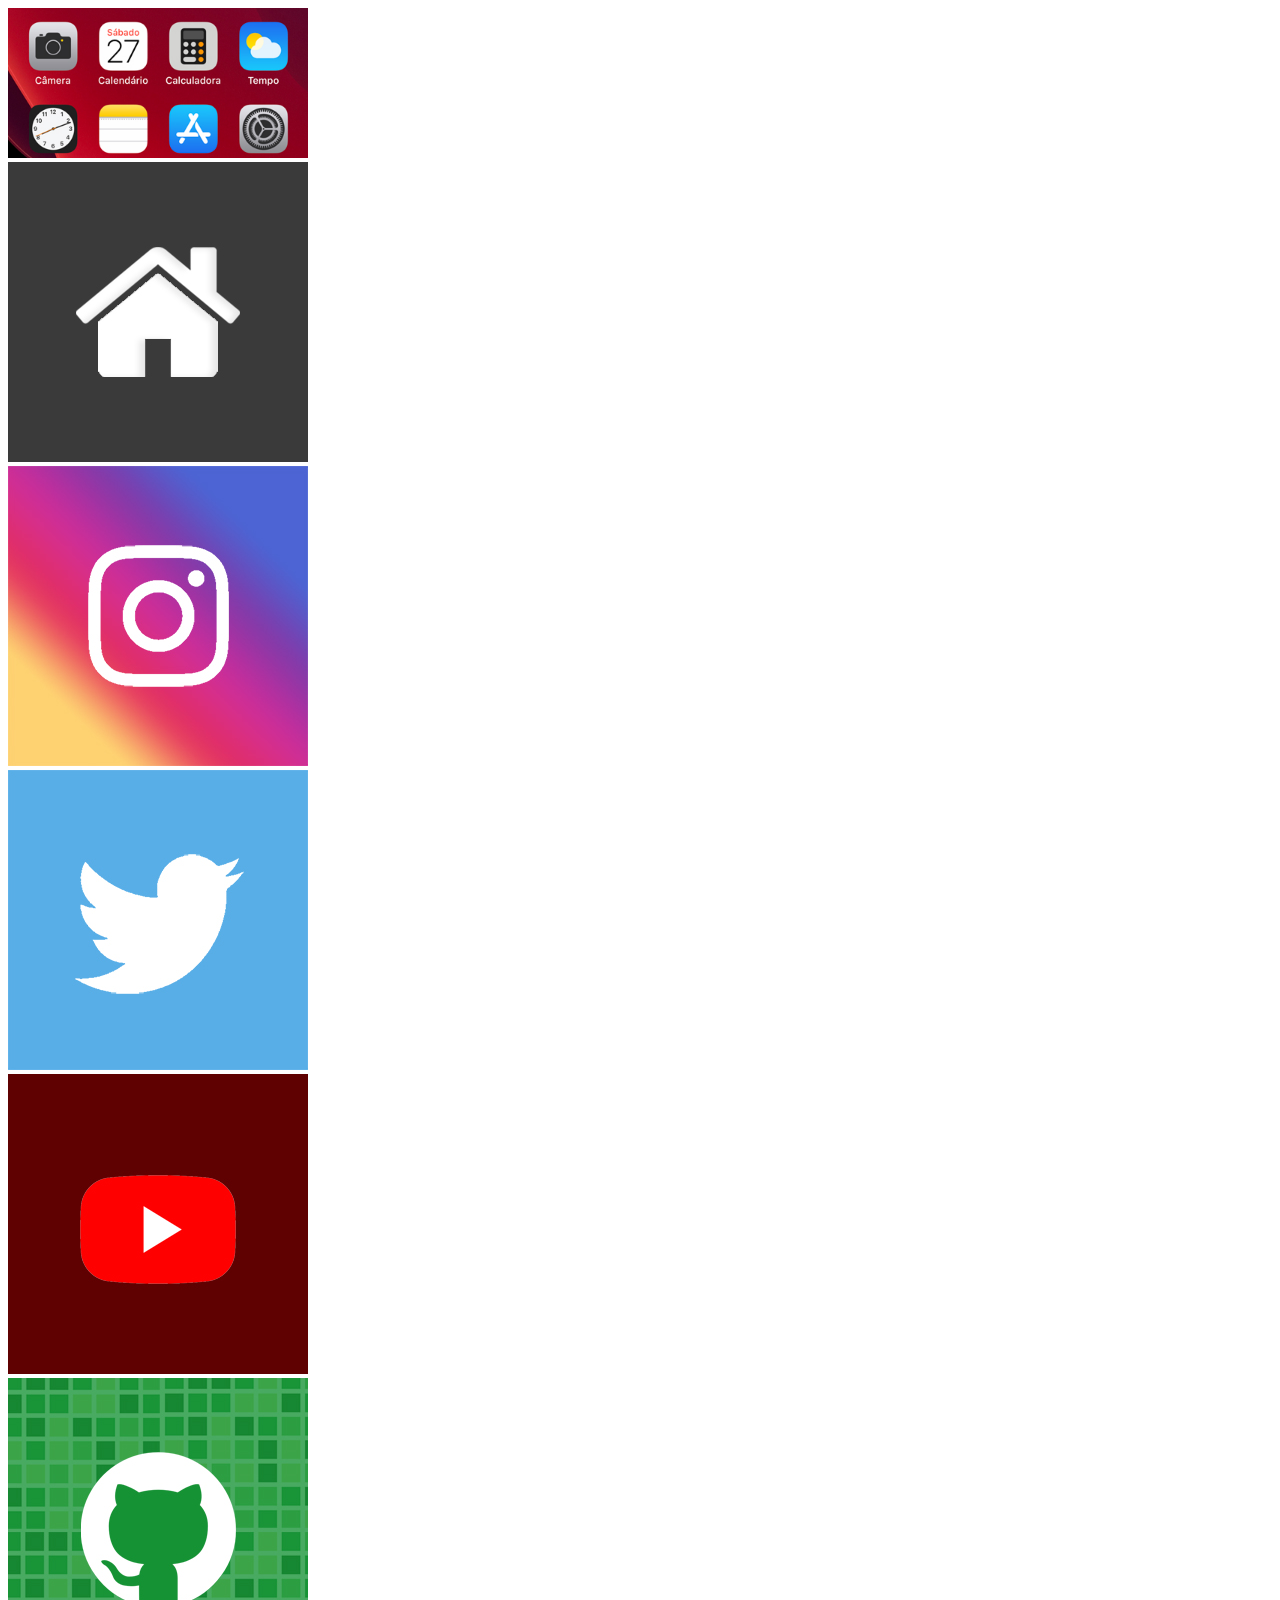
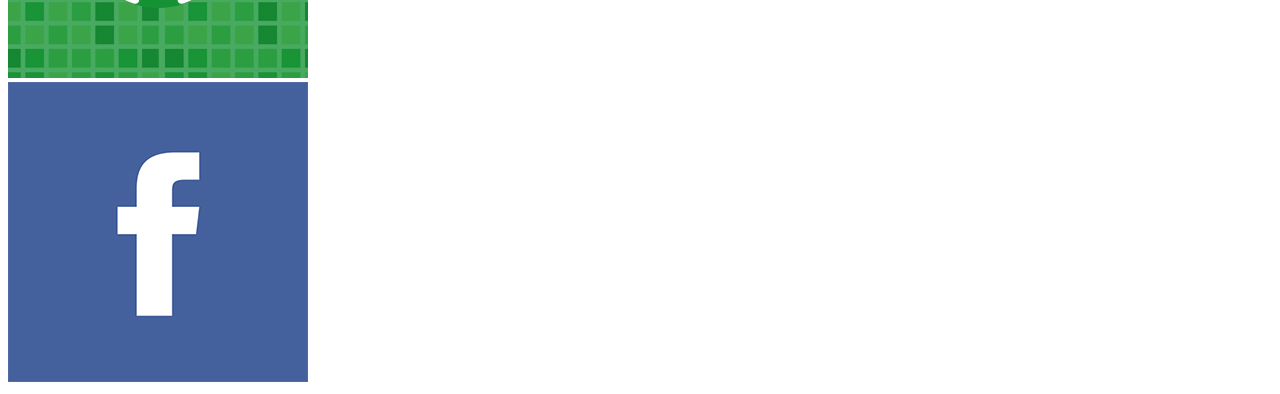
<file: index.html>
<!DOCTYPE html>
<html lang="pt-br">

<head>
    <meta charset="UTF-8">
    <meta name="viewport" content="width=device-width, initial-scale=1.0">
    <title>Projeto Redes Sociais</title>
    <link rel="shortcut icon" href="favicon.ico" type="image/x-icon">
    <link rel="stylesheet" href="estilos/style.css">
</head>

<body>
    <main>
        <section id="telefone">
            <iframe src="home.html" frameborder="0" id="tela" name="tela">Seu navegador não é compativel com isso.</iframe>
        </section>
        <section id="redes-sociais">
            <a href="home.html" target="tela"><img src="imagens/logo-home.jpg" alt="Home"></a> <br>

             <a href="instagram.html" target="tela"> <img src="imagens/logo-instagram.jpg" alt="Instagram"></a> <br>

              <a href="twitter.html" target="tela"> <img src="imagens/logo-twitter.jpg" alt="Twitter"></a> <br>

               <a href="youtube.html" target="tela"> <img src="imagens/logo-youtube.jpg" alt="Youtube"></a> <br>

                <a href="github.html" target="tela"> <img src="imagens/logo-github.jpg" alt="Github"></a> <br>

                 <a href="facebook.html" target="tela" br
                 > <img src="imagens/logo-facebook.jpg" alt="Facebook"></a> <br>


        </section>
    </main>

</body>

</html>
</file>
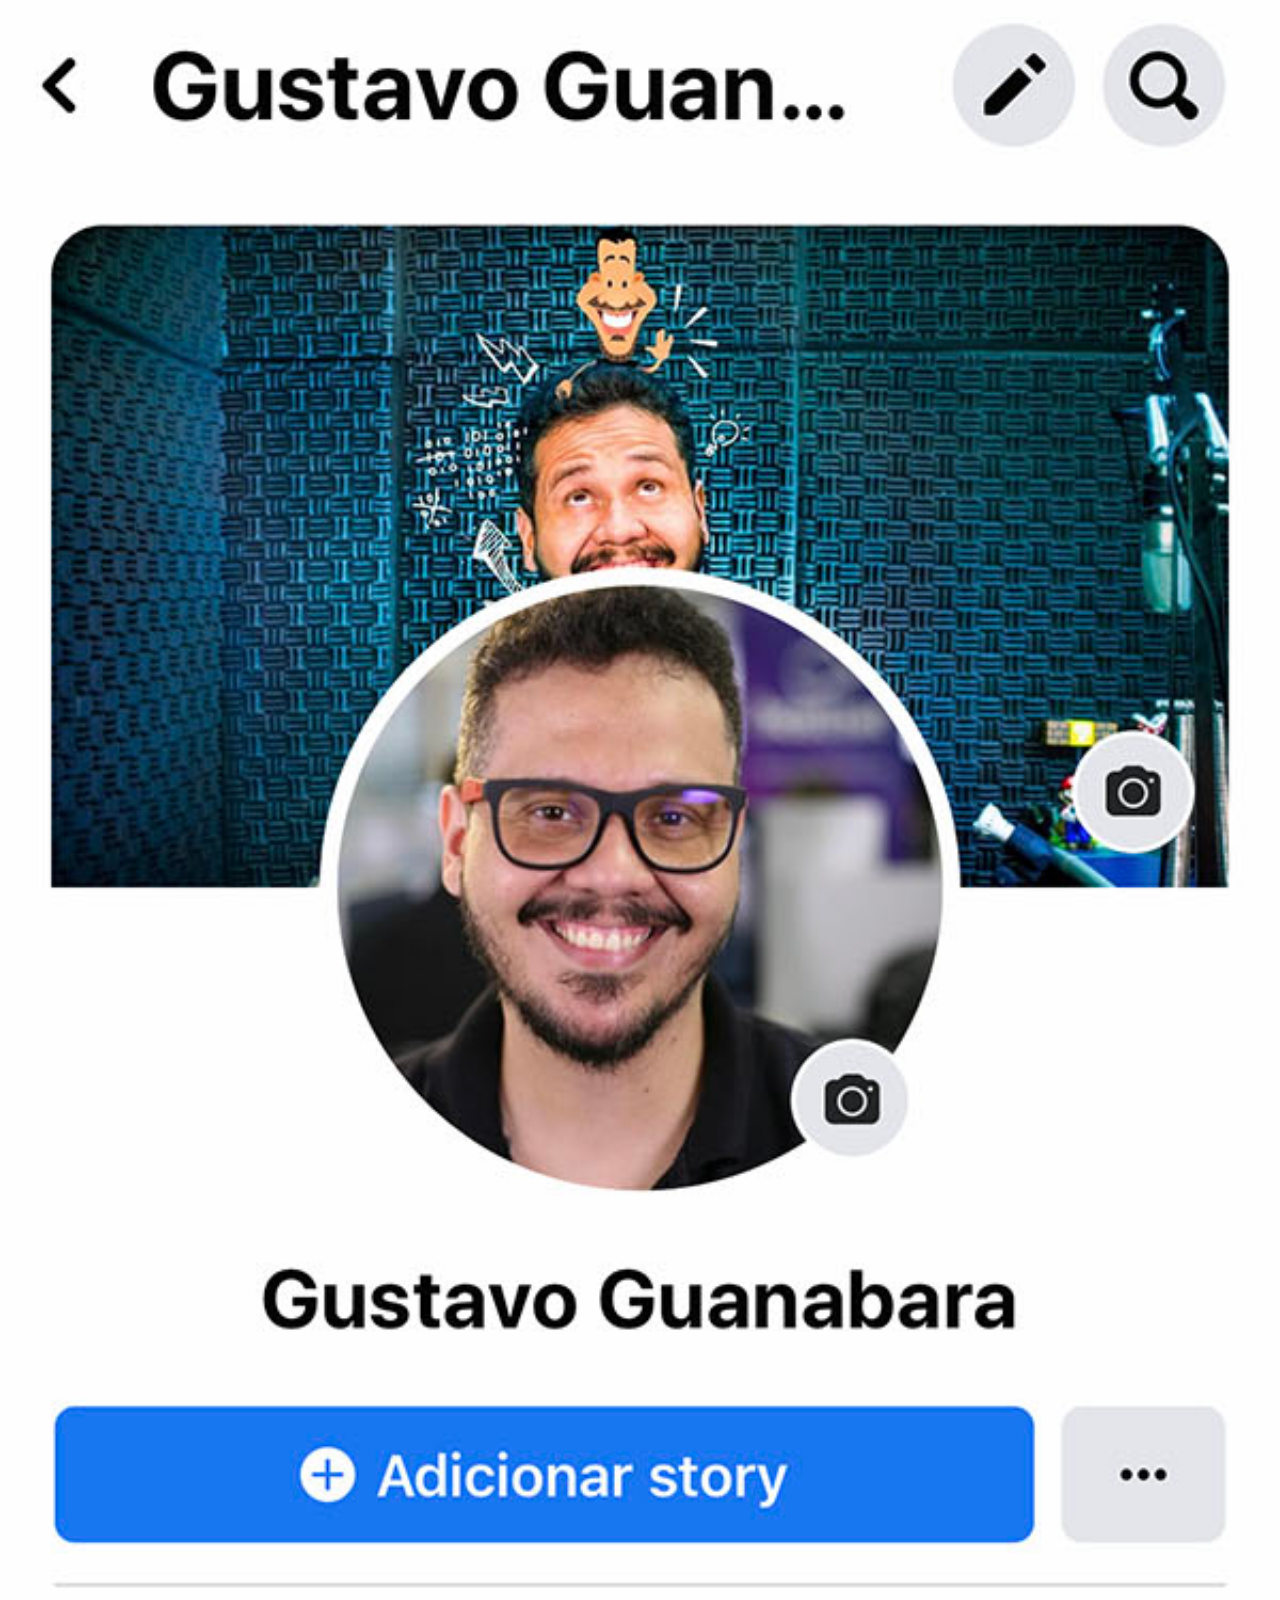
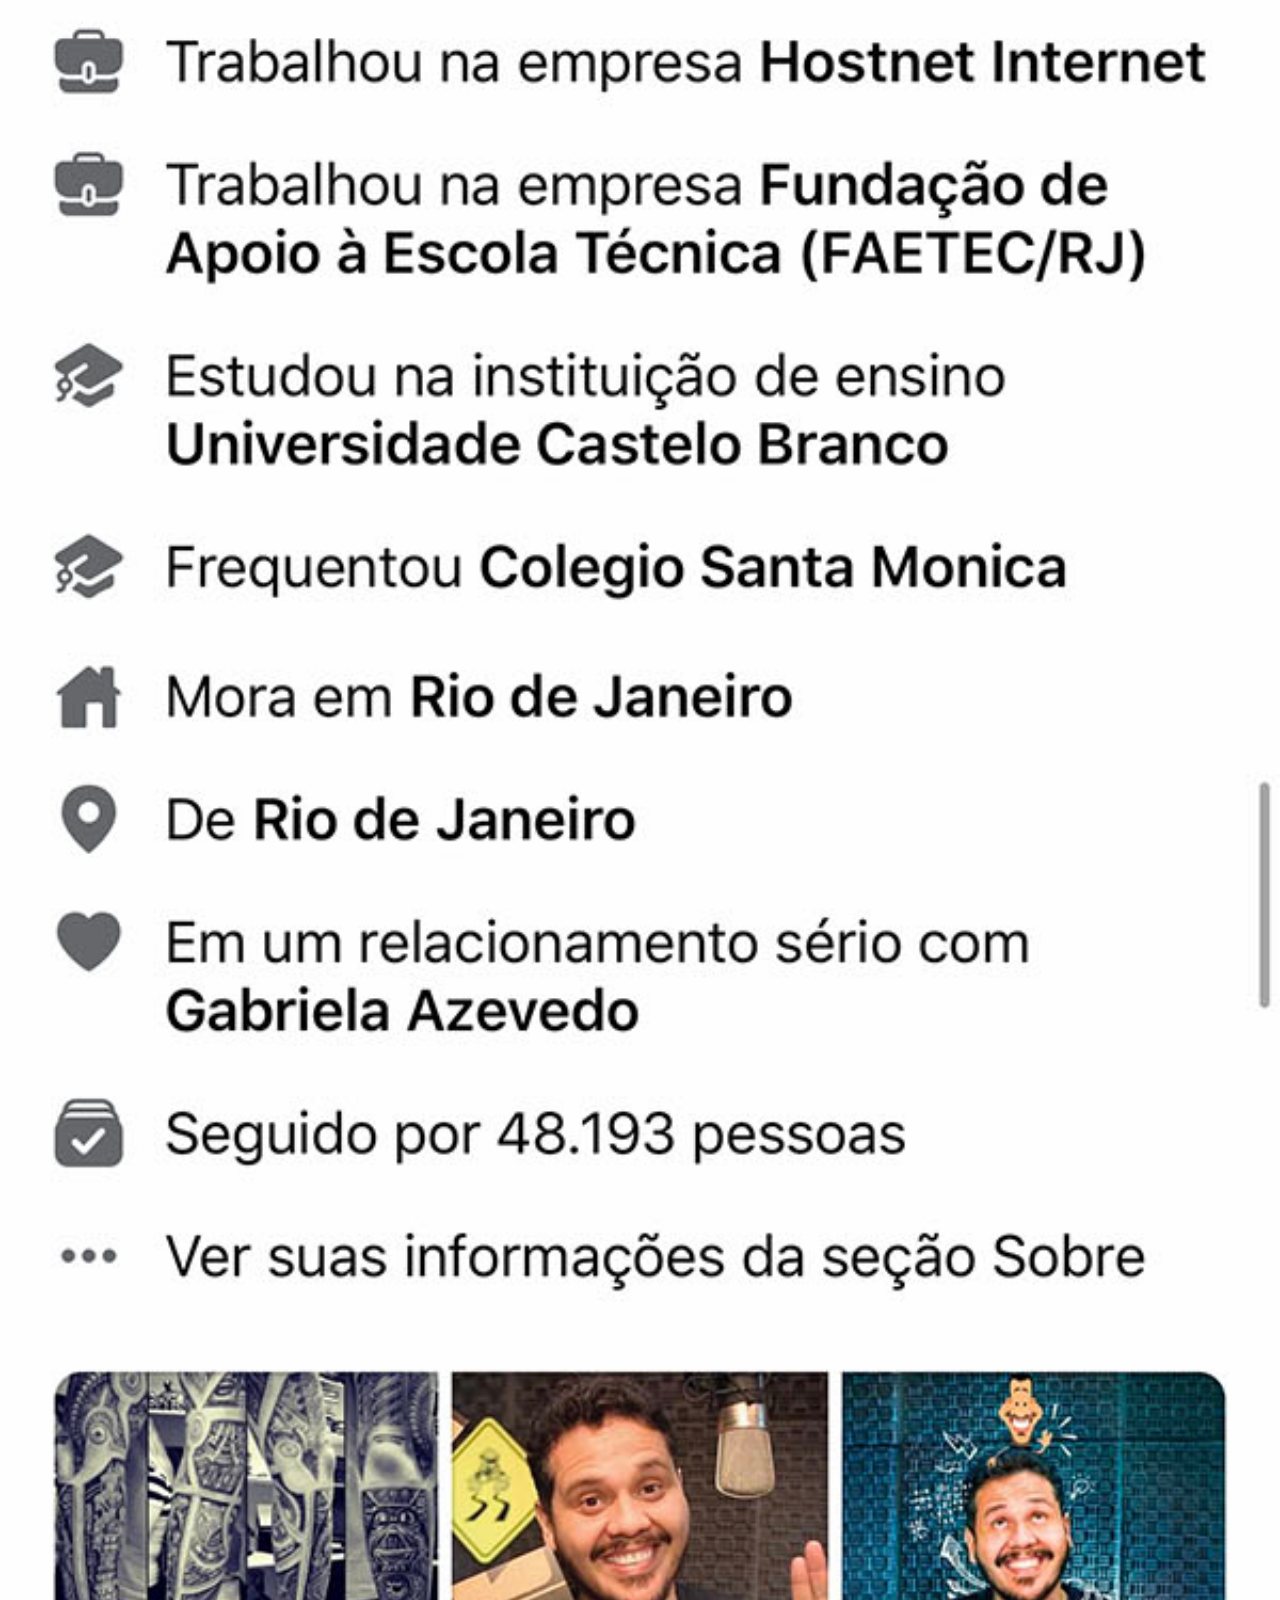
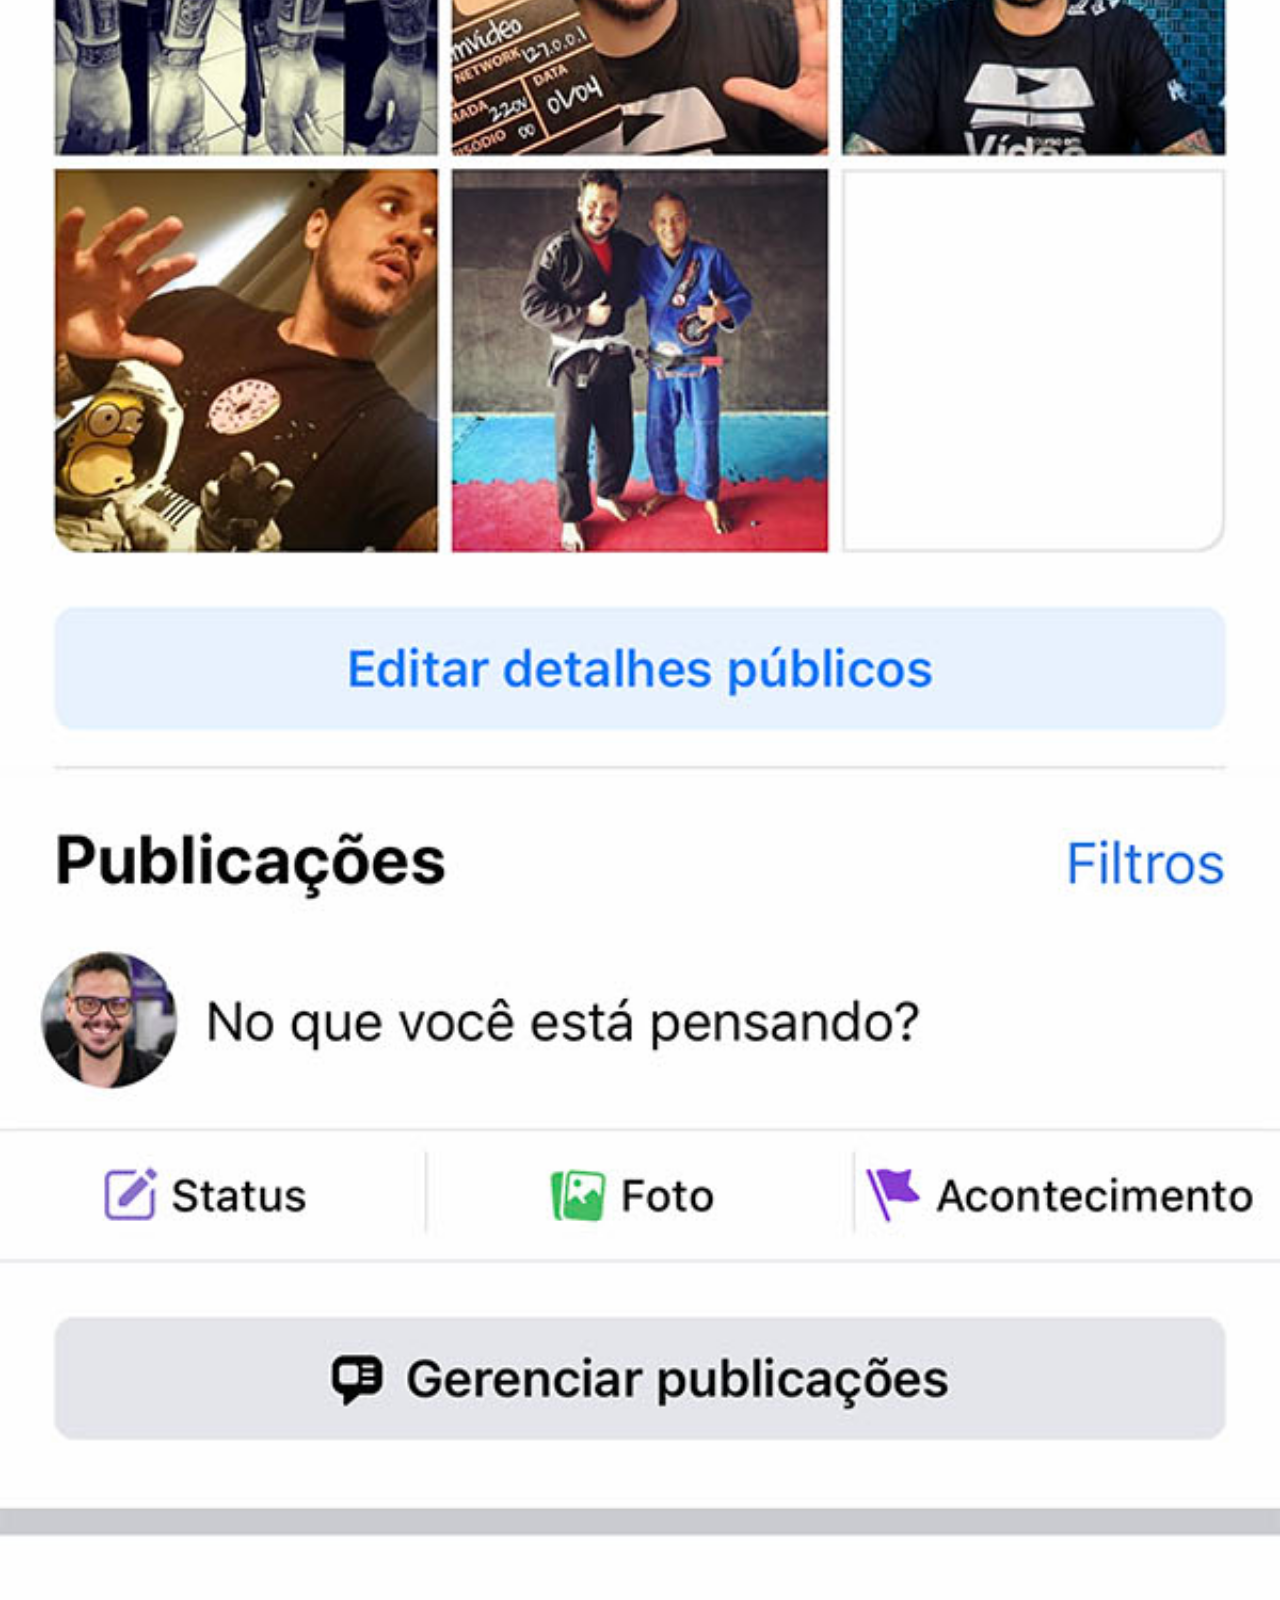
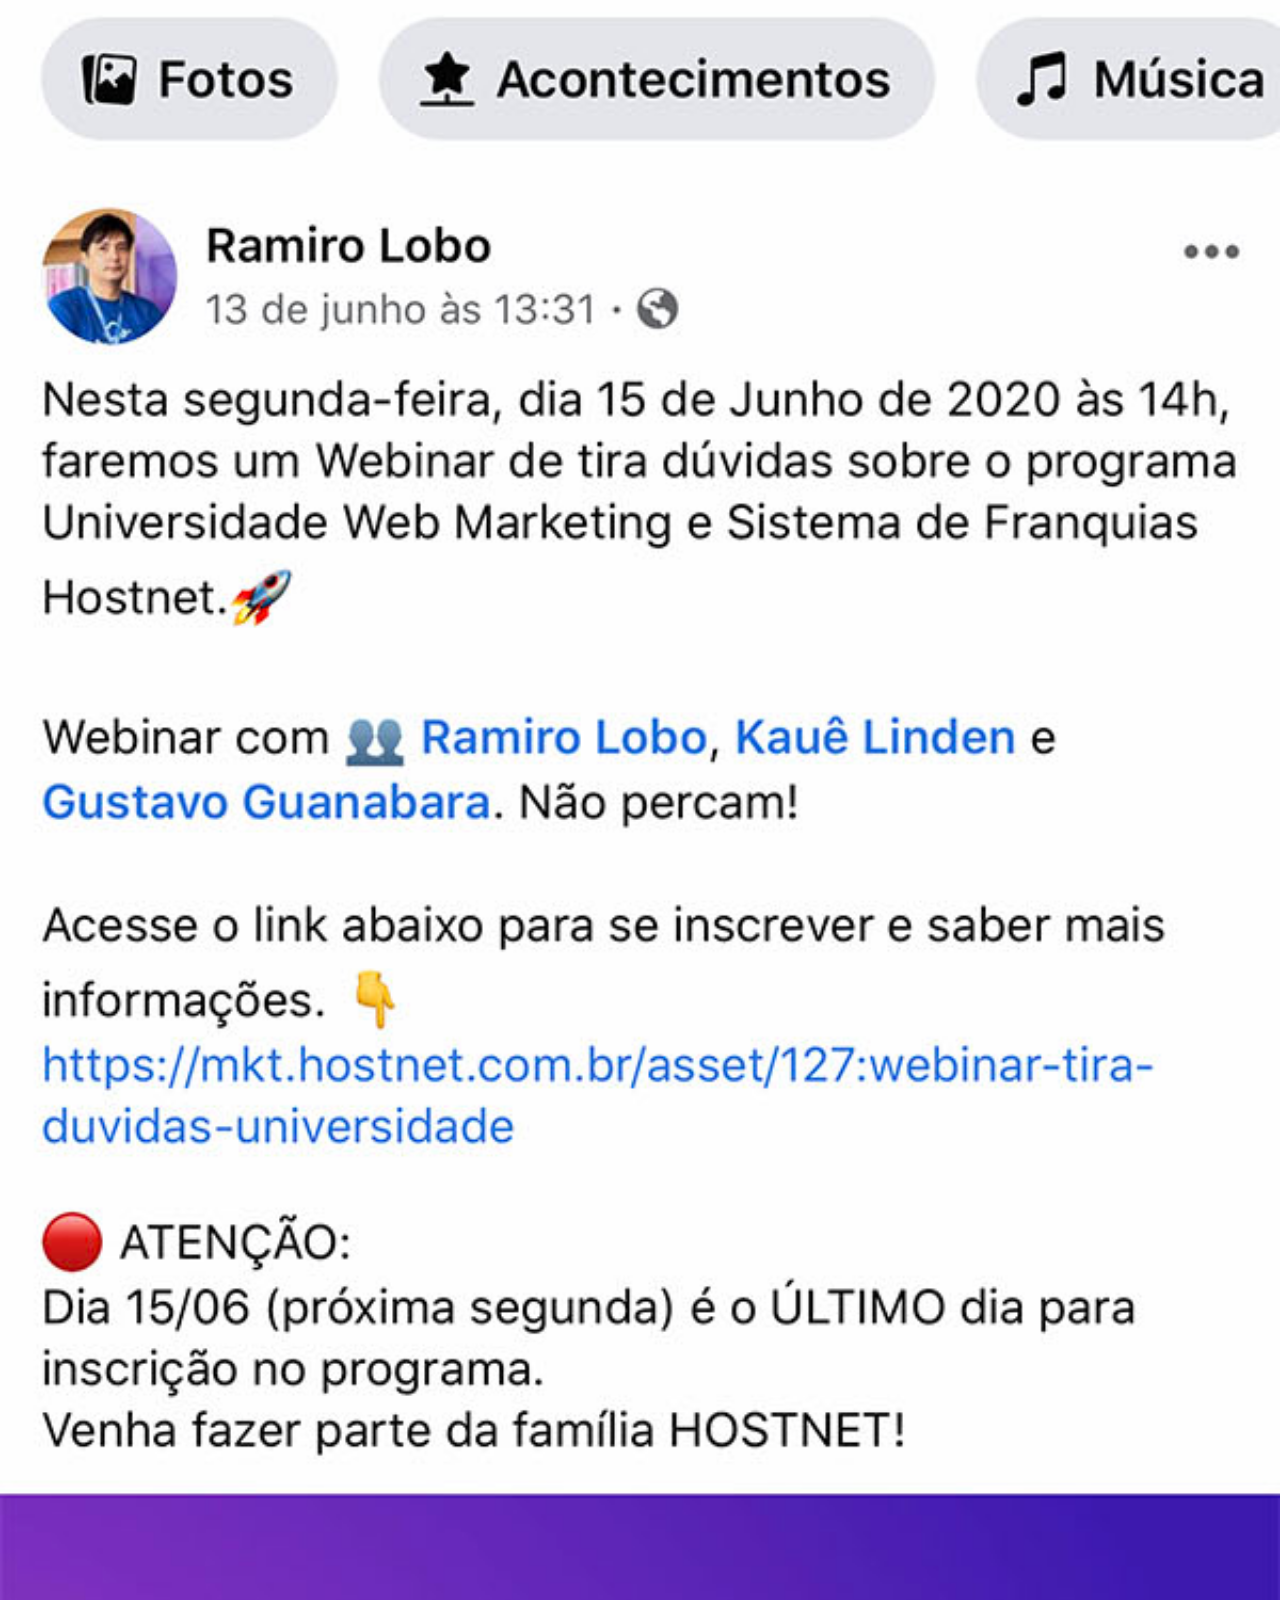
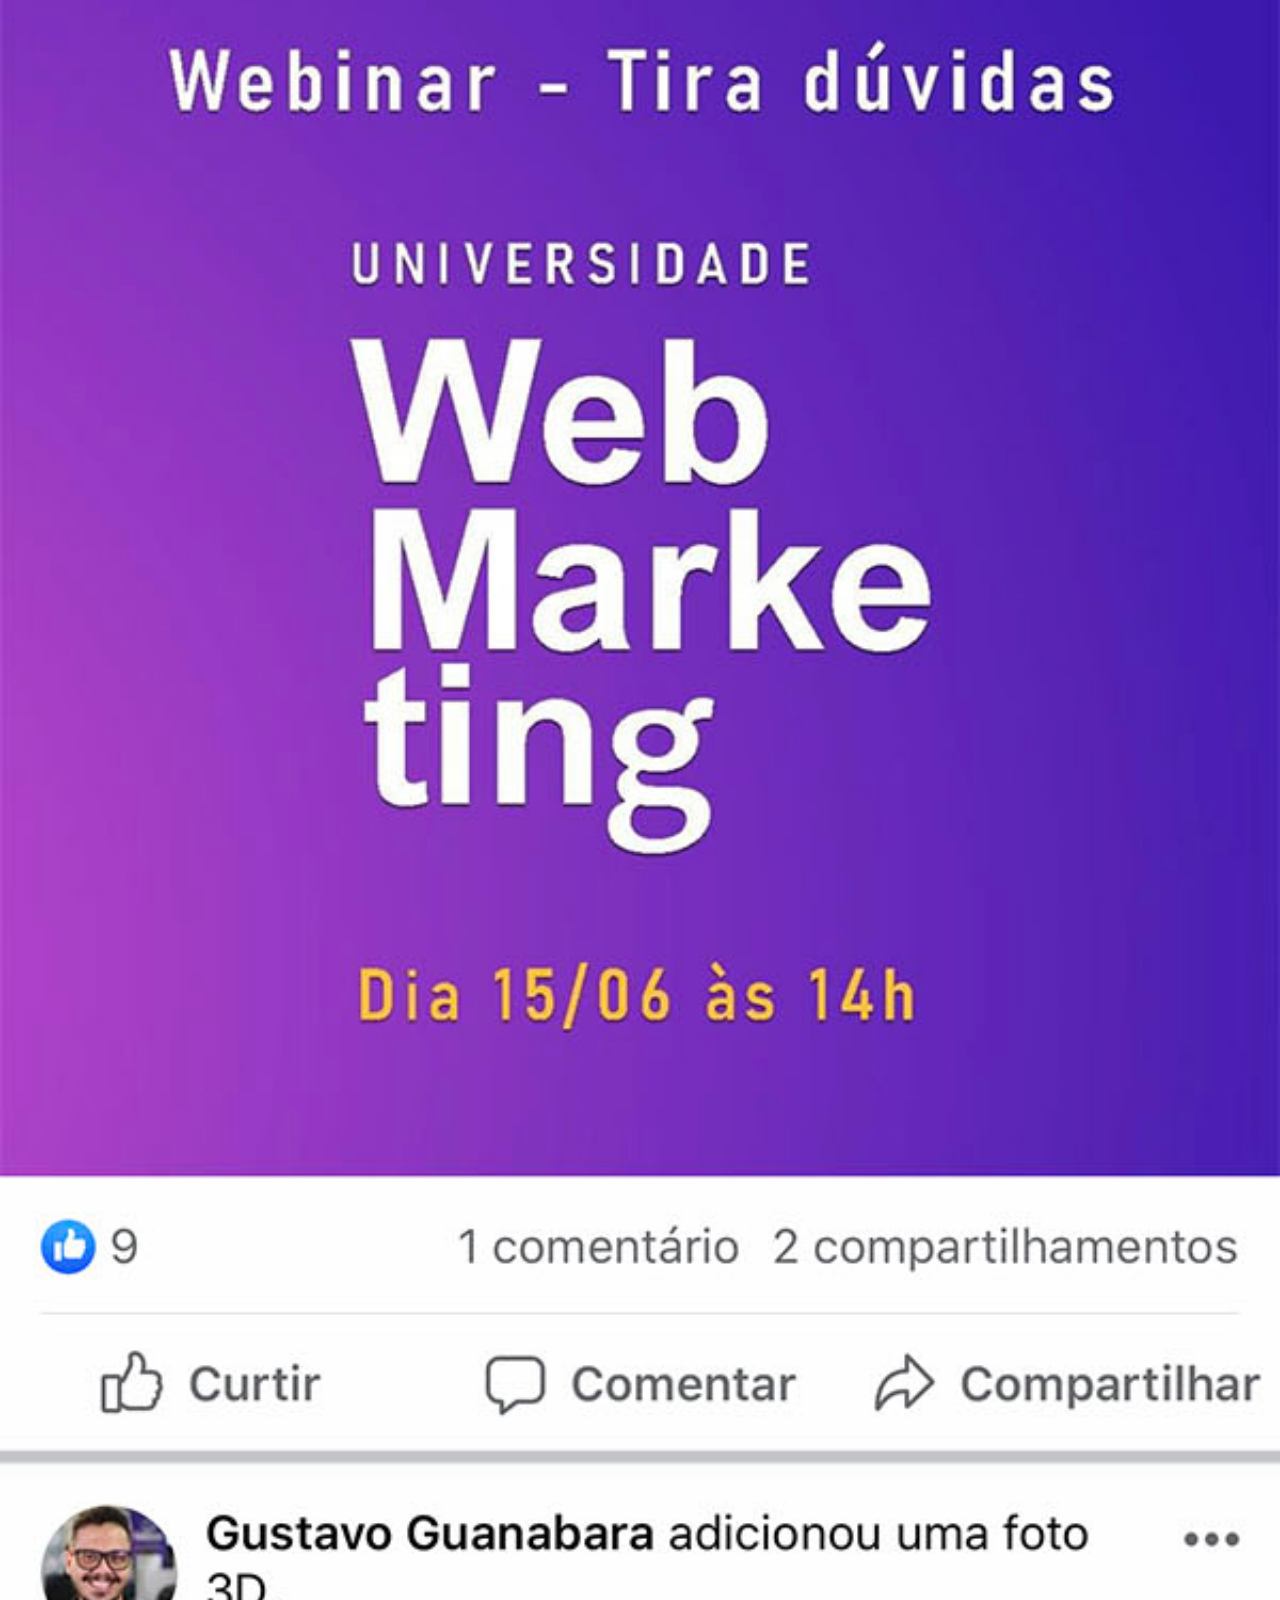
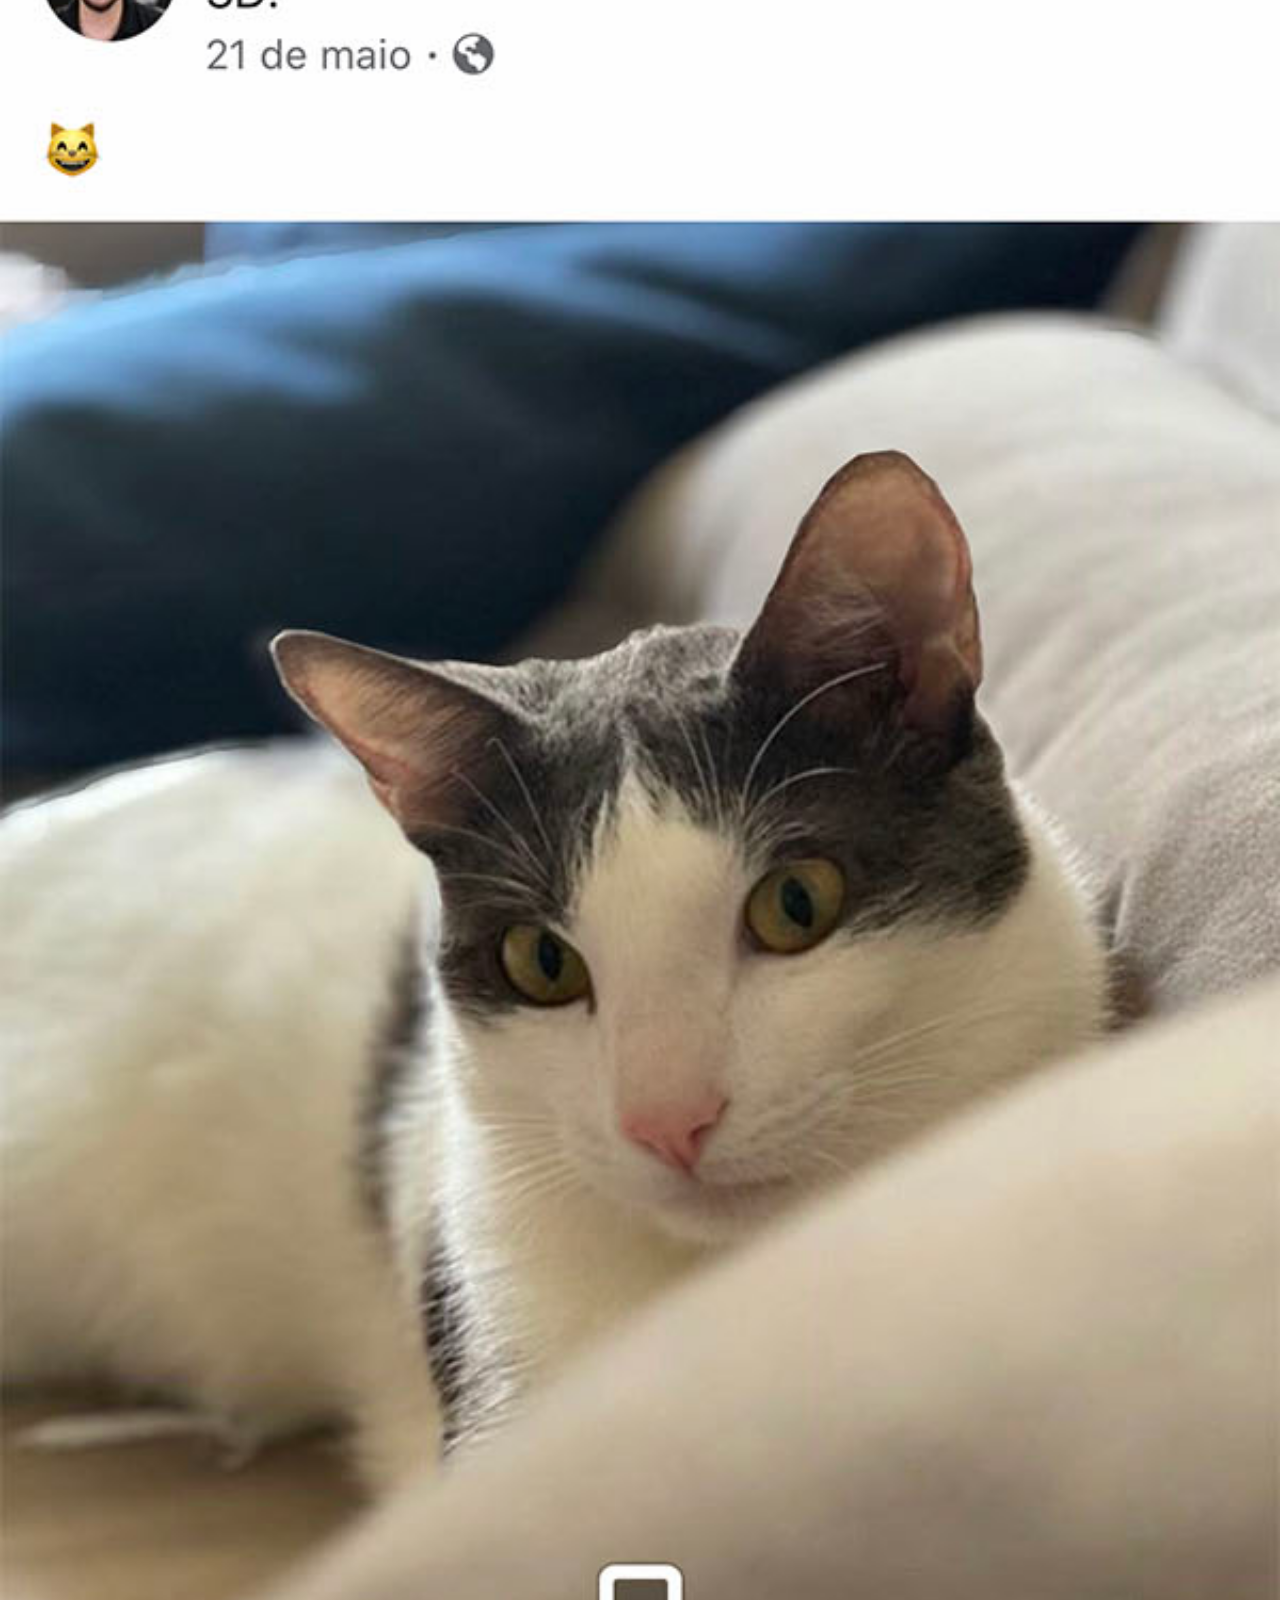
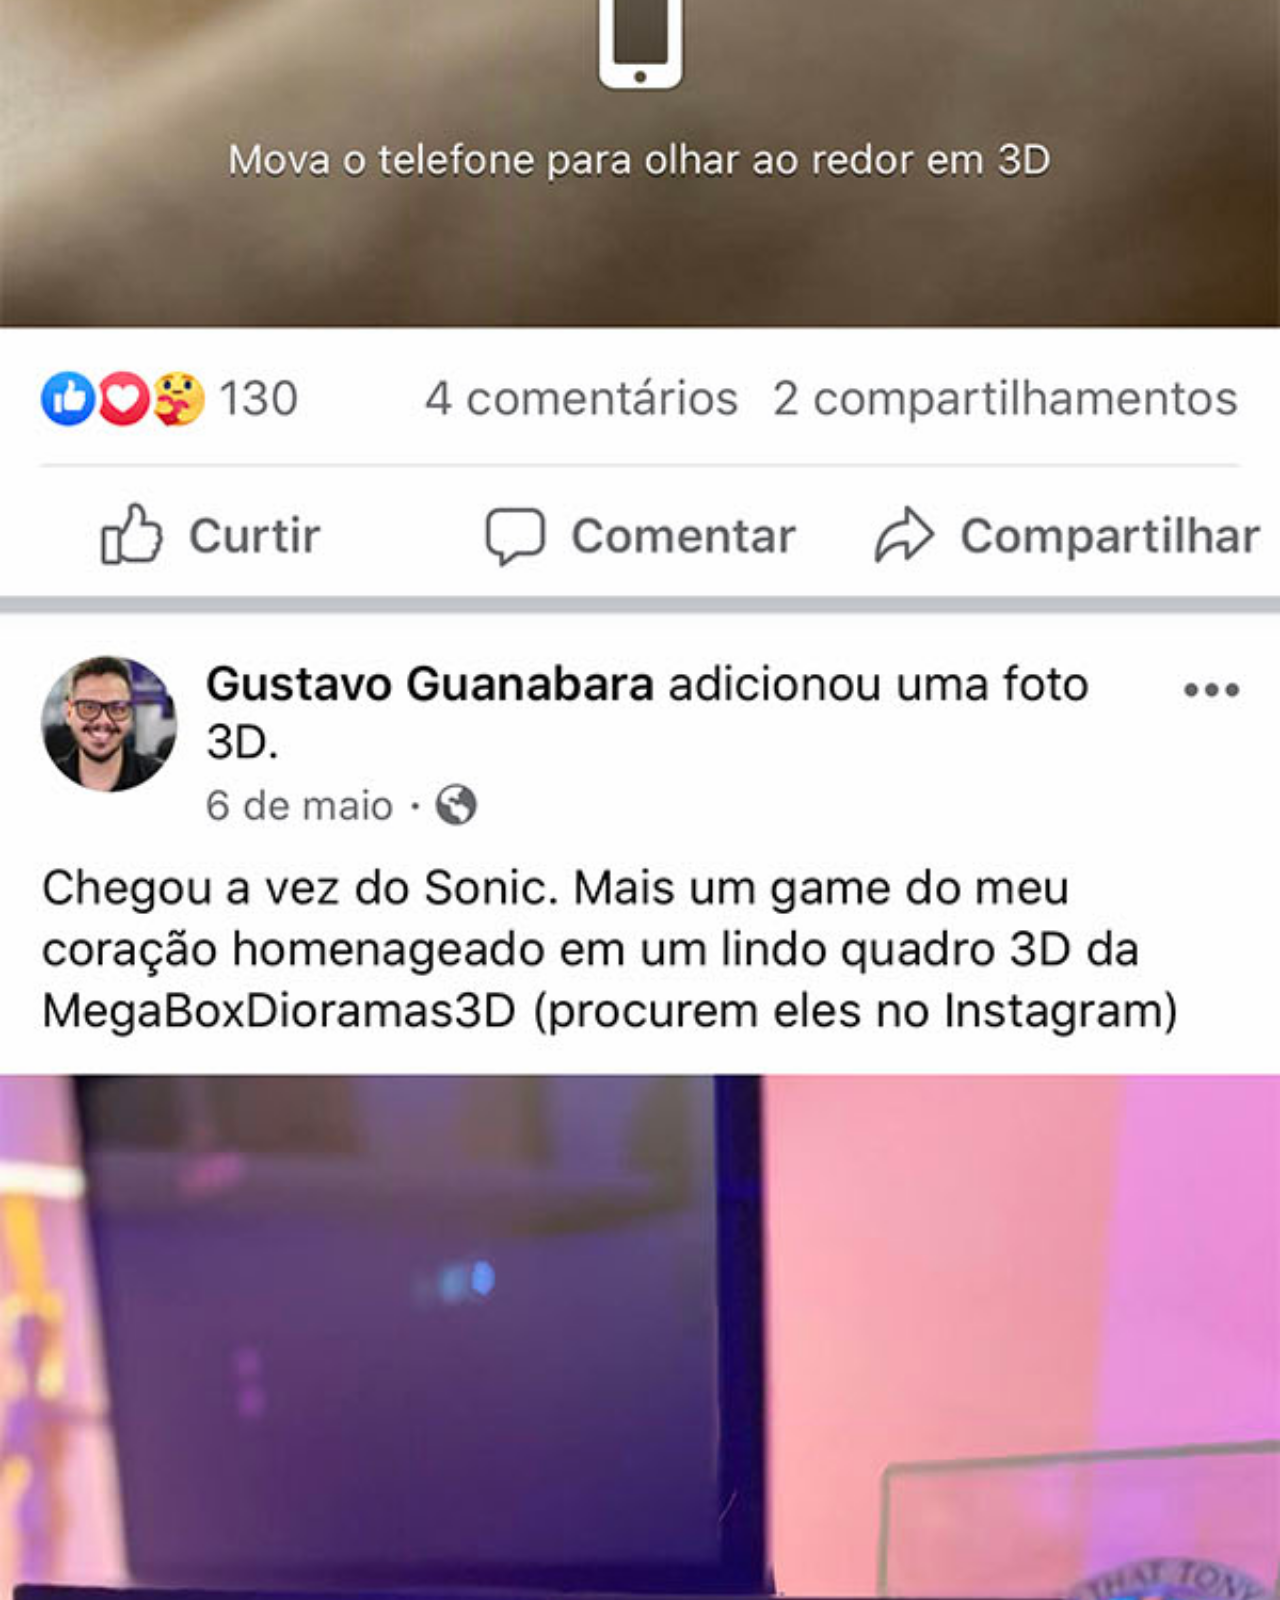
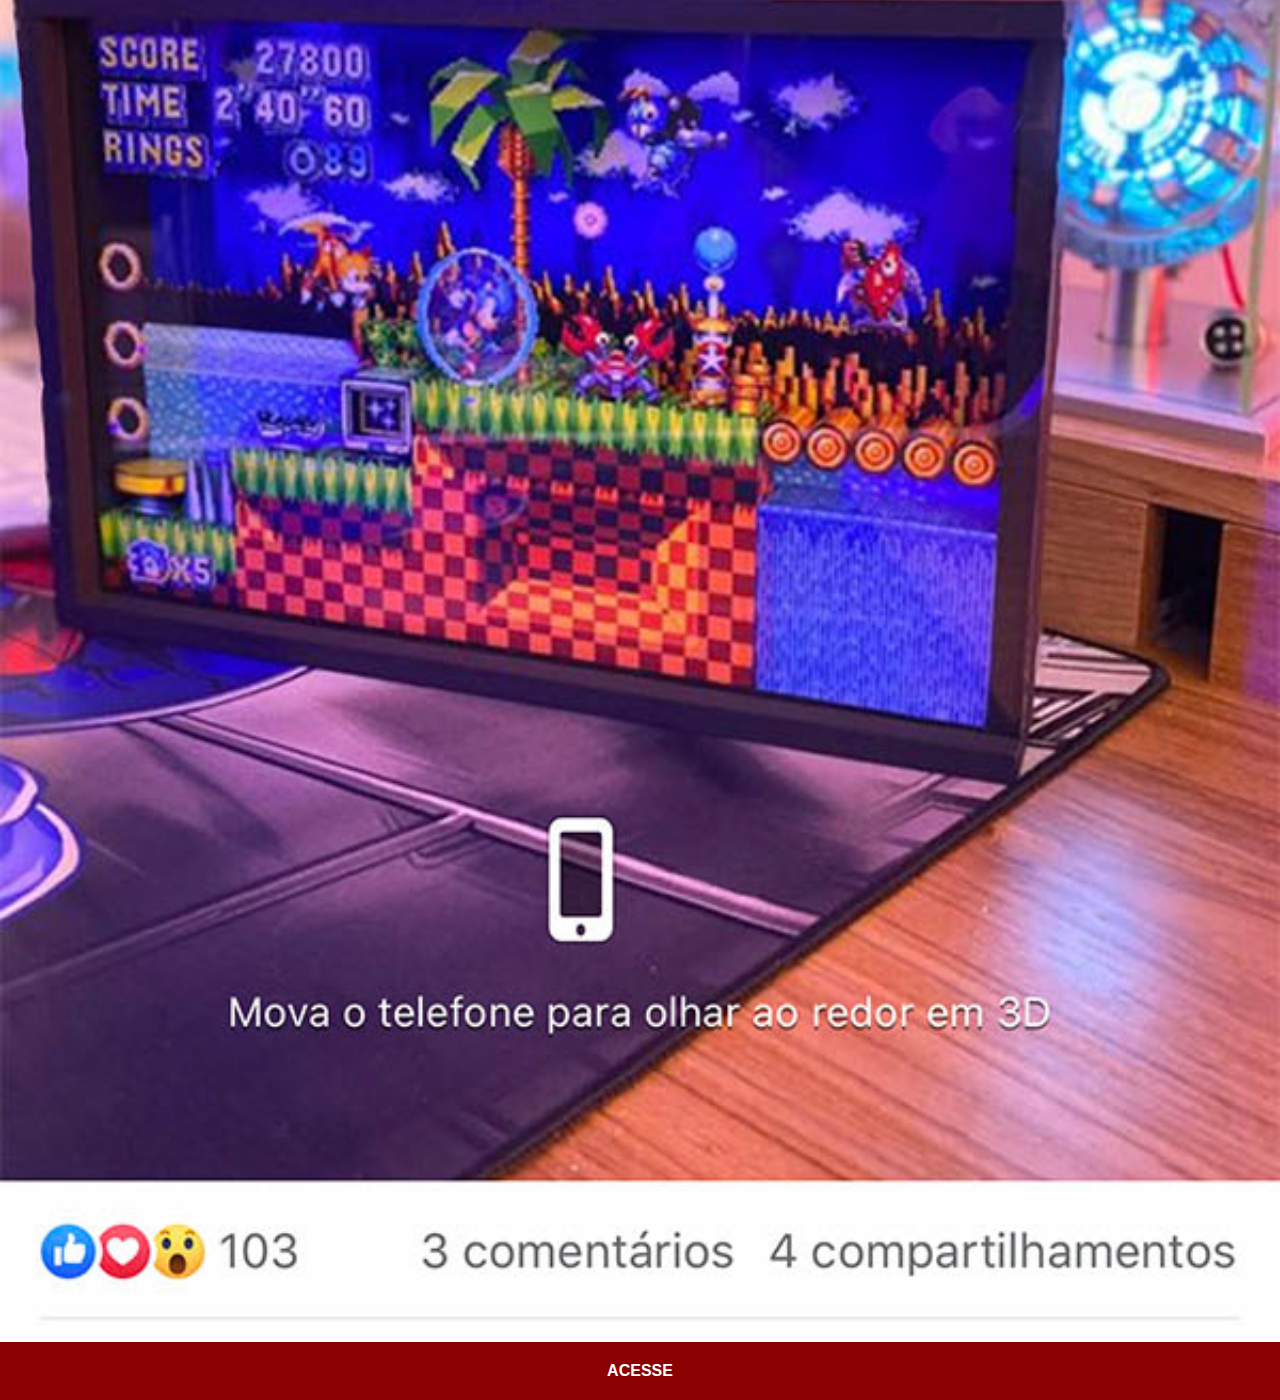
<file: facebook.html>
<!DOCTYPE html>
<html lang="en">
<head>
    <meta charset="UTF-8">
    <meta name="viewport" content="width=device-width, initial-scale=1.0">
    <title>Facebook</title>
    <link rel="stylesheet" href="estilos/social.css">
</head>
<body>
    <img src="imagens/tela-facebook.jpg" alt="facebook">
    <a href="https://www.facebook.com/gustavoguanabara/?locale=pt_BR" target="_blank">ACESSE</a>
    
</body>
</html>
</file>
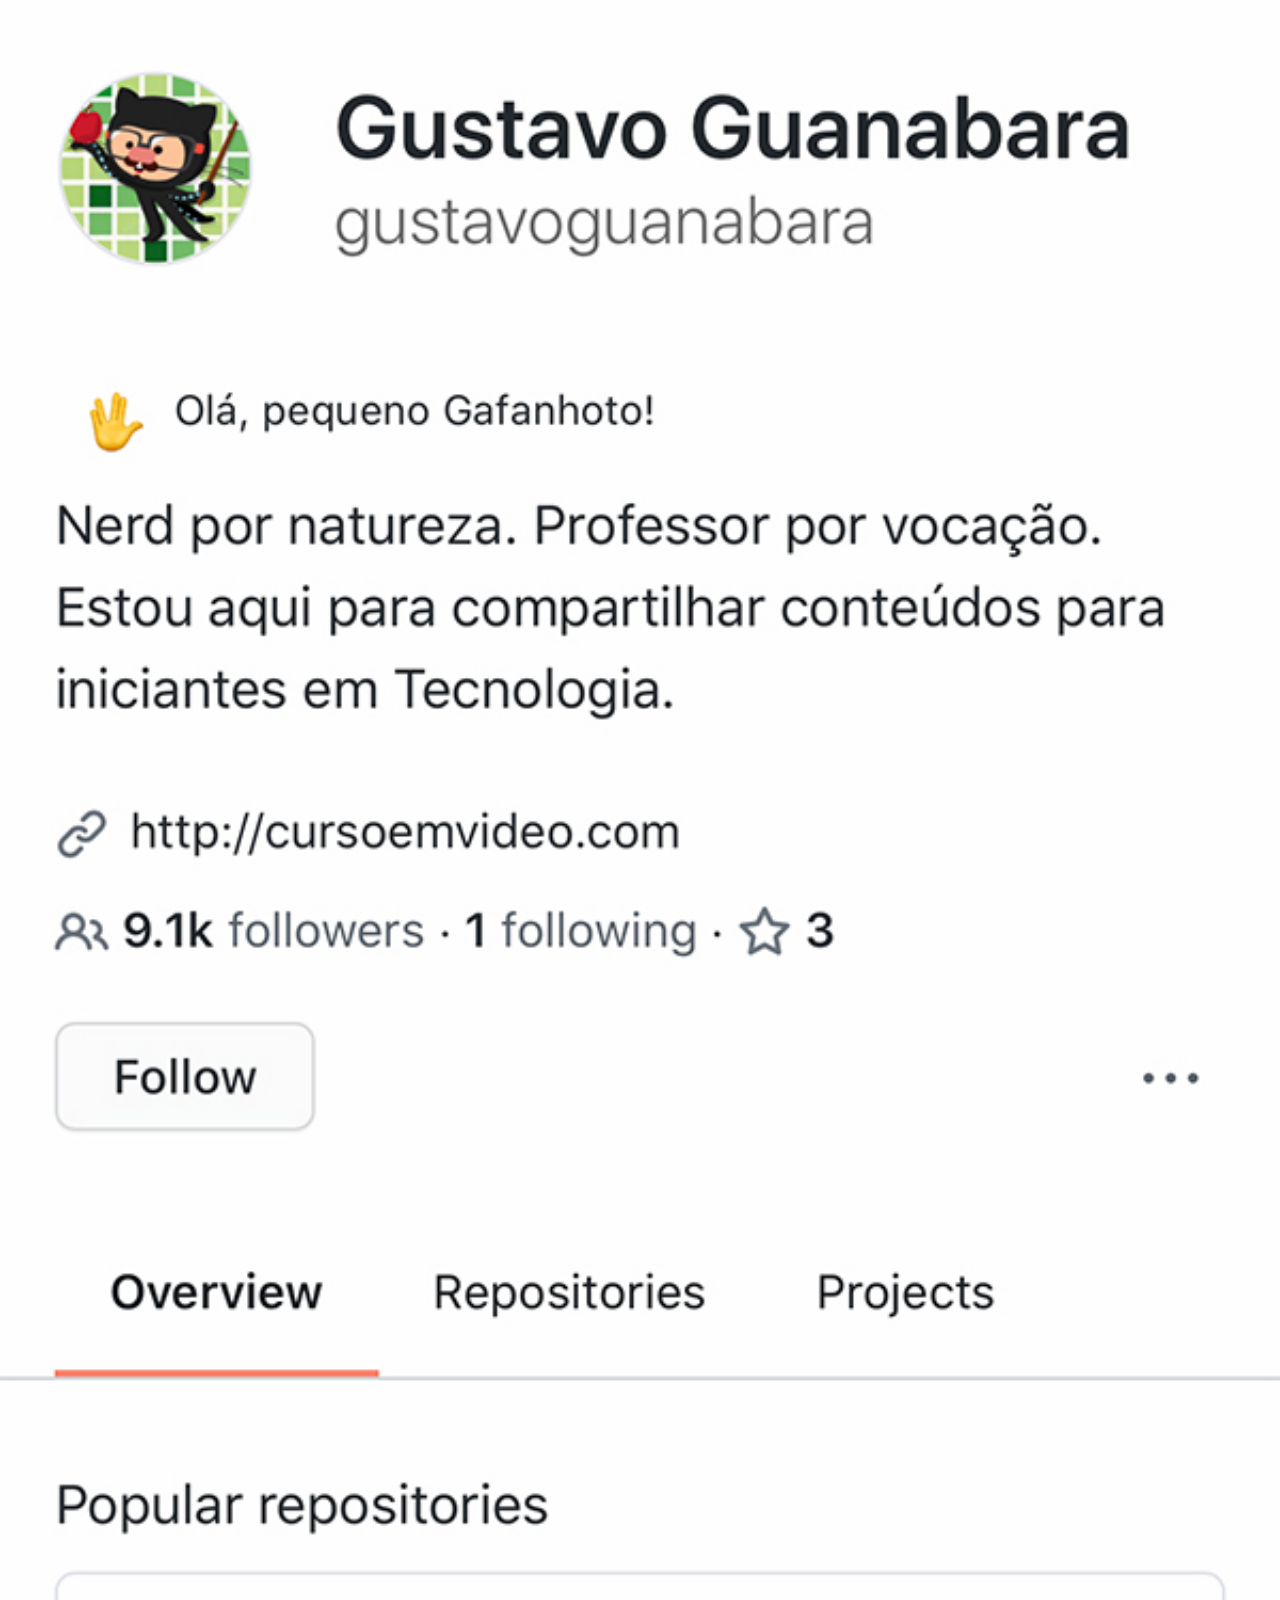
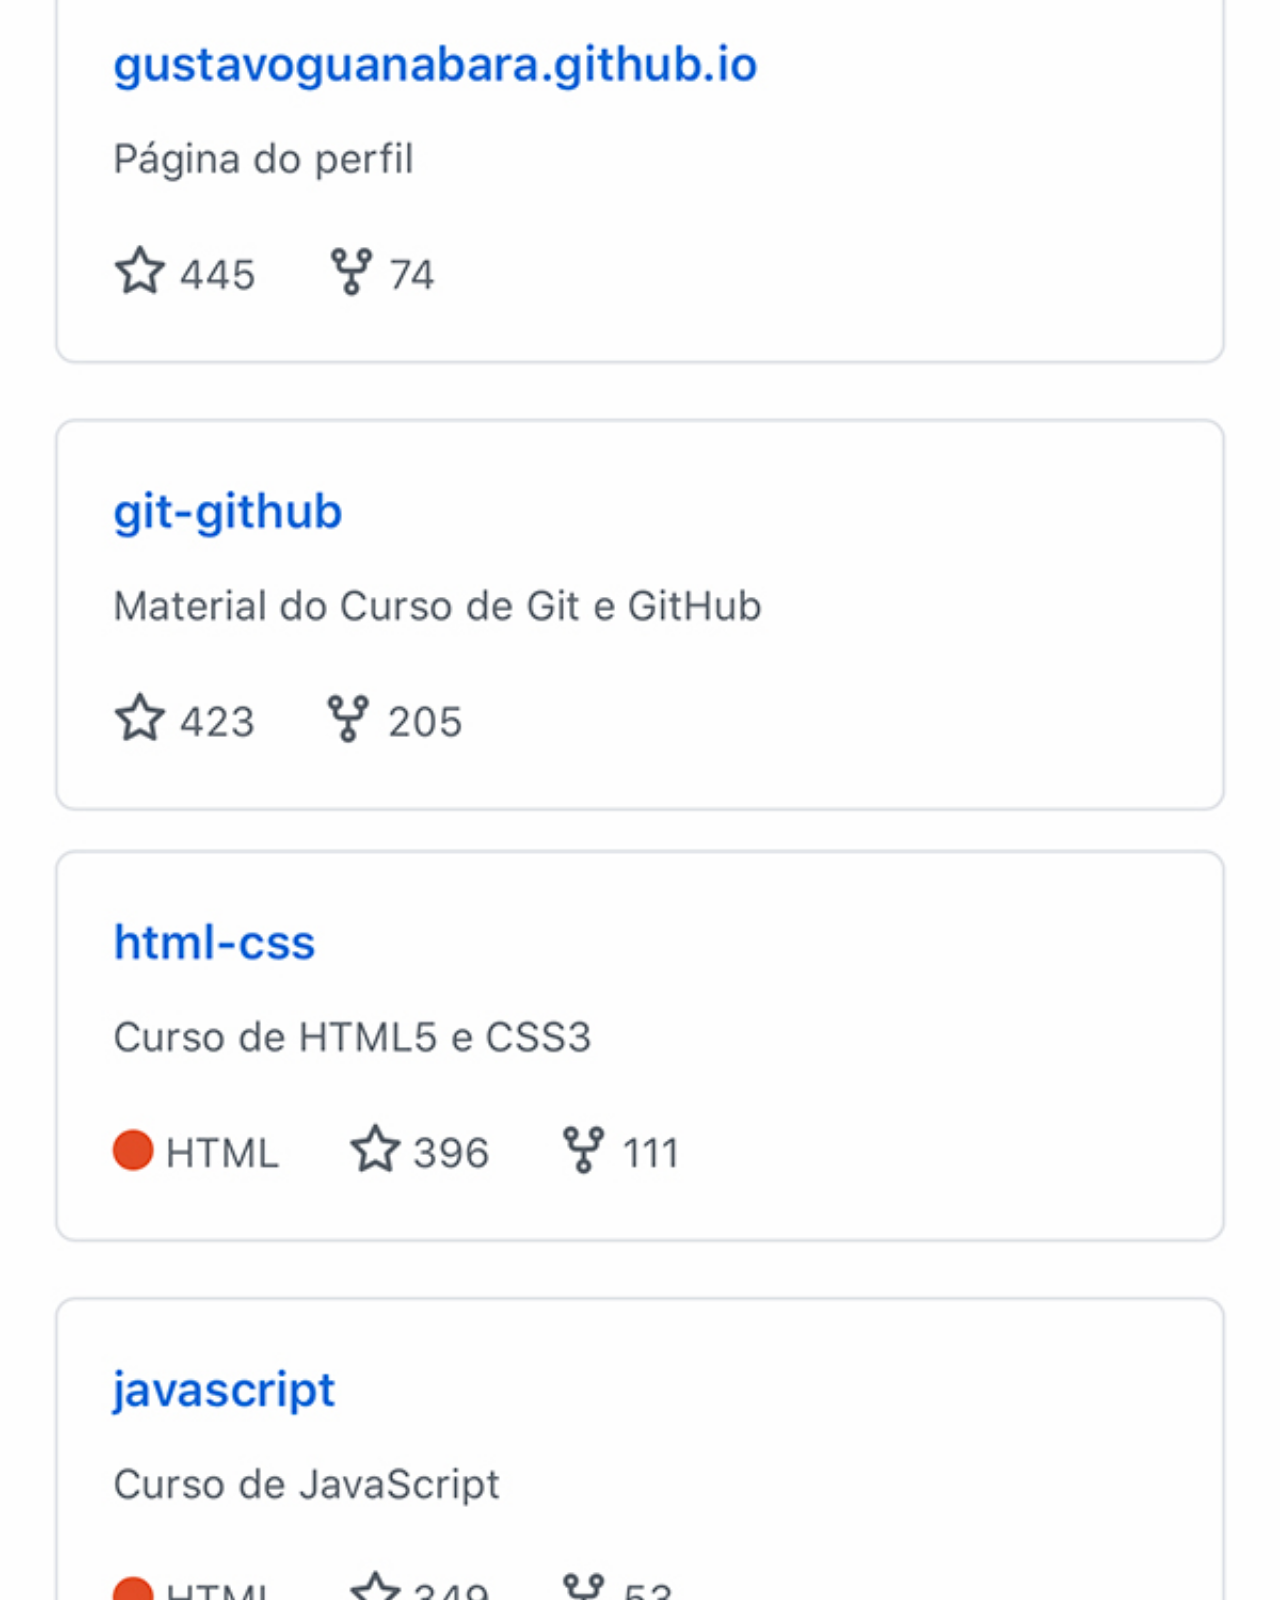
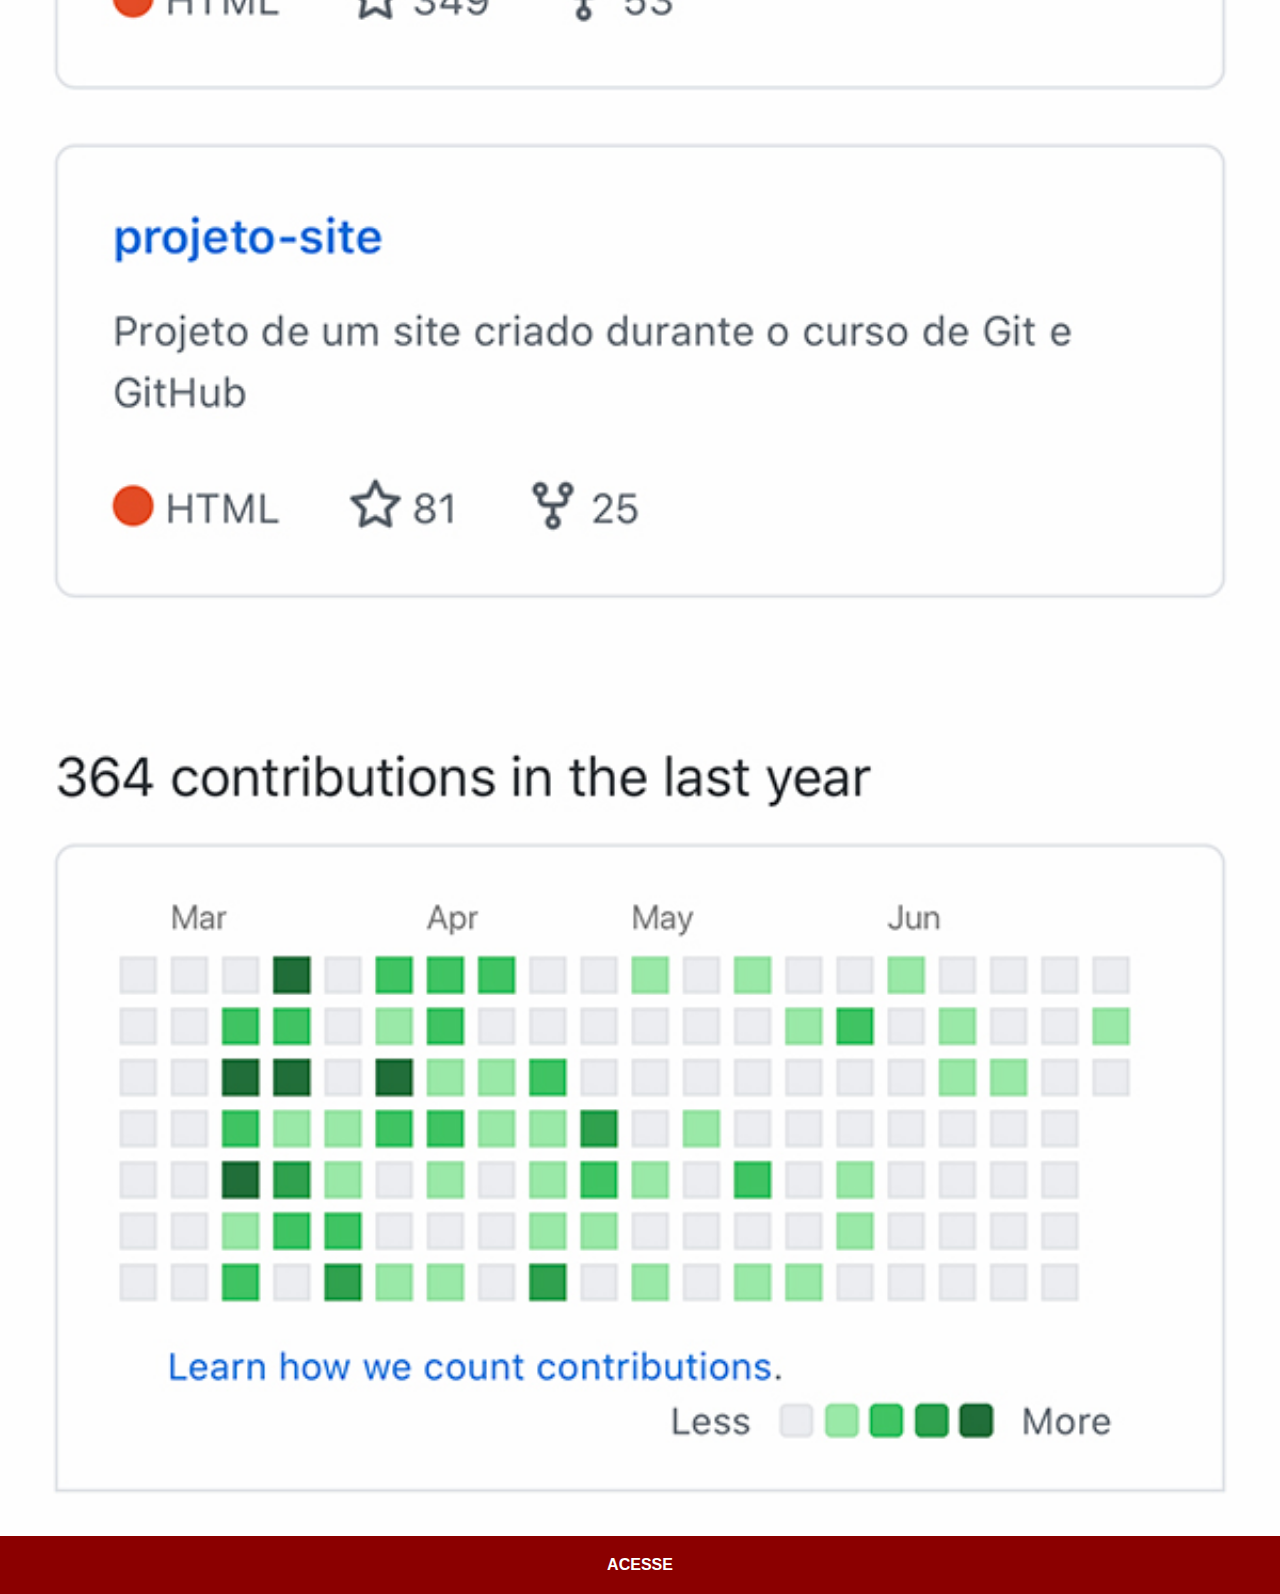
<file: github.html>
<!DOCTYPE html>
<html lang="pt-br">
<head>
    <meta charset="UTF-8">
    <meta name="viewport" content="width=device-width, initial-scale=1.0">
    <title>Github</title>
    <link rel="stylesheet" href="estilos/social.css">
</head>
<body>
    <img src="imagens/tela-github.jpg" alt="github">
    <a href="https://github.com/gustavoguanabara" target="_blank">ACESSE</a>
    
</body>
</html>
</file>
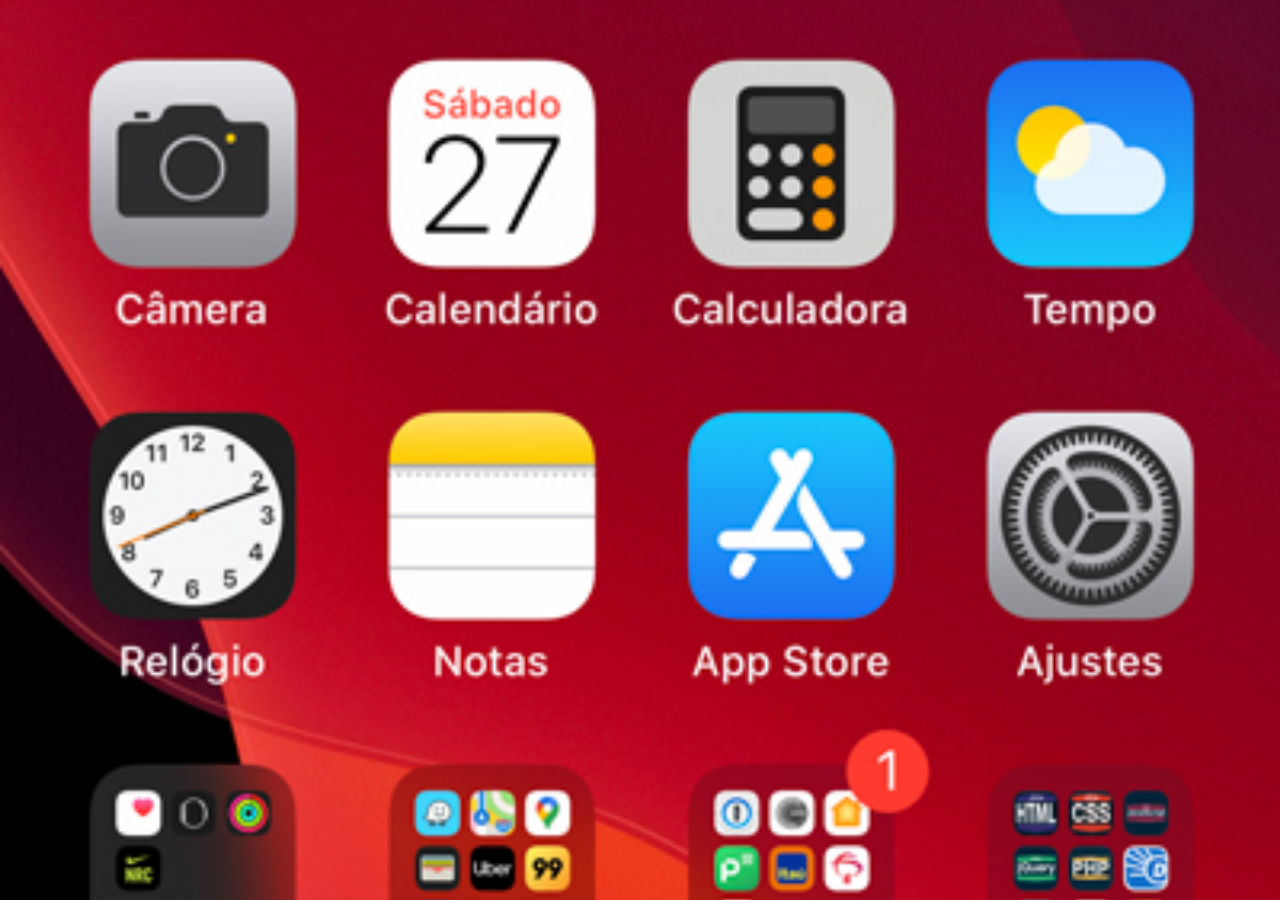
<file: home.html>
<!DOCTYPE html>
<html lang="pt-br">

<head>
    <meta charset="UTF-8">
    <meta name="viewport" content="width=device-width, initial-scale=1.0">
    <title>Home</title>
    <style>
        * {
            margin: 0px;
            padding: 0px;
        }

        body {
            width: 100vw;
            height: 100vh;
            background: url(imagens/tela-home.jpg) no-repeat top center;
            background-size: cover;
        }
    </style>
</head>

<body>

</body>

</html>
</file>
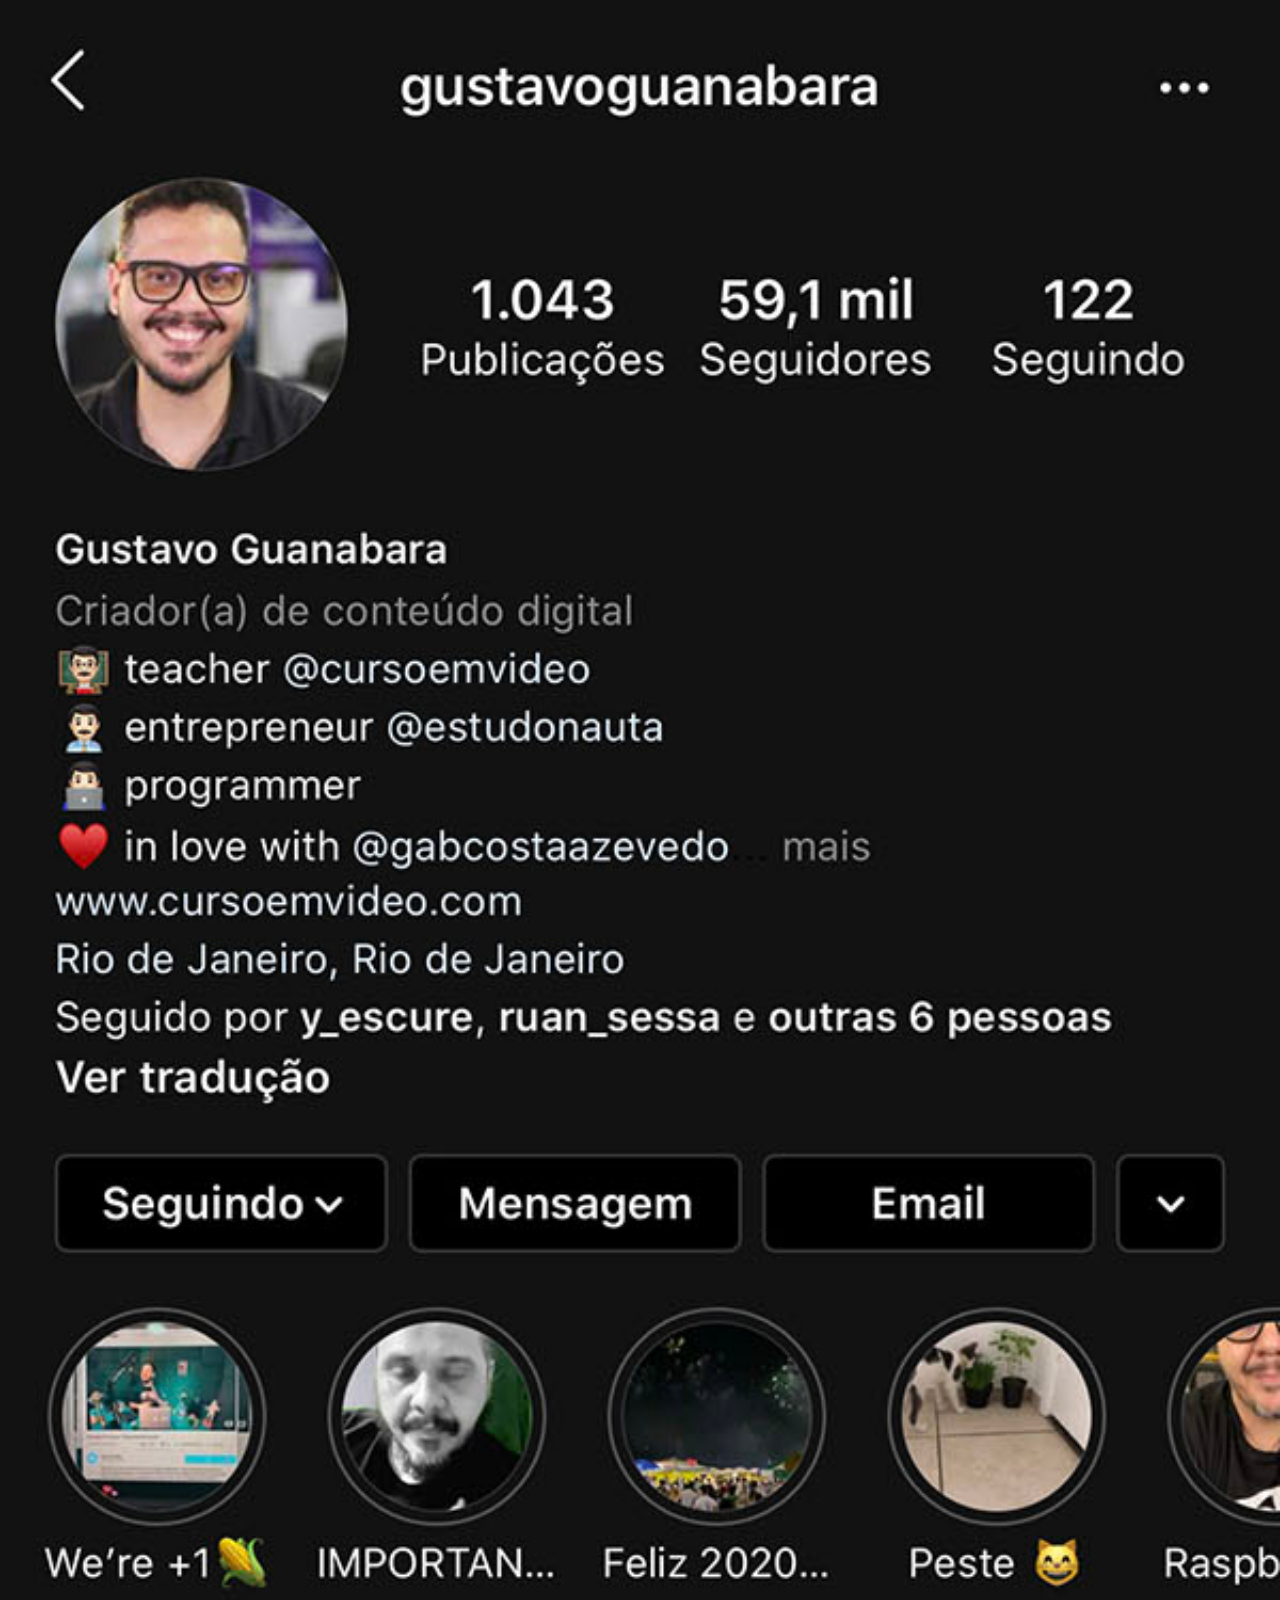
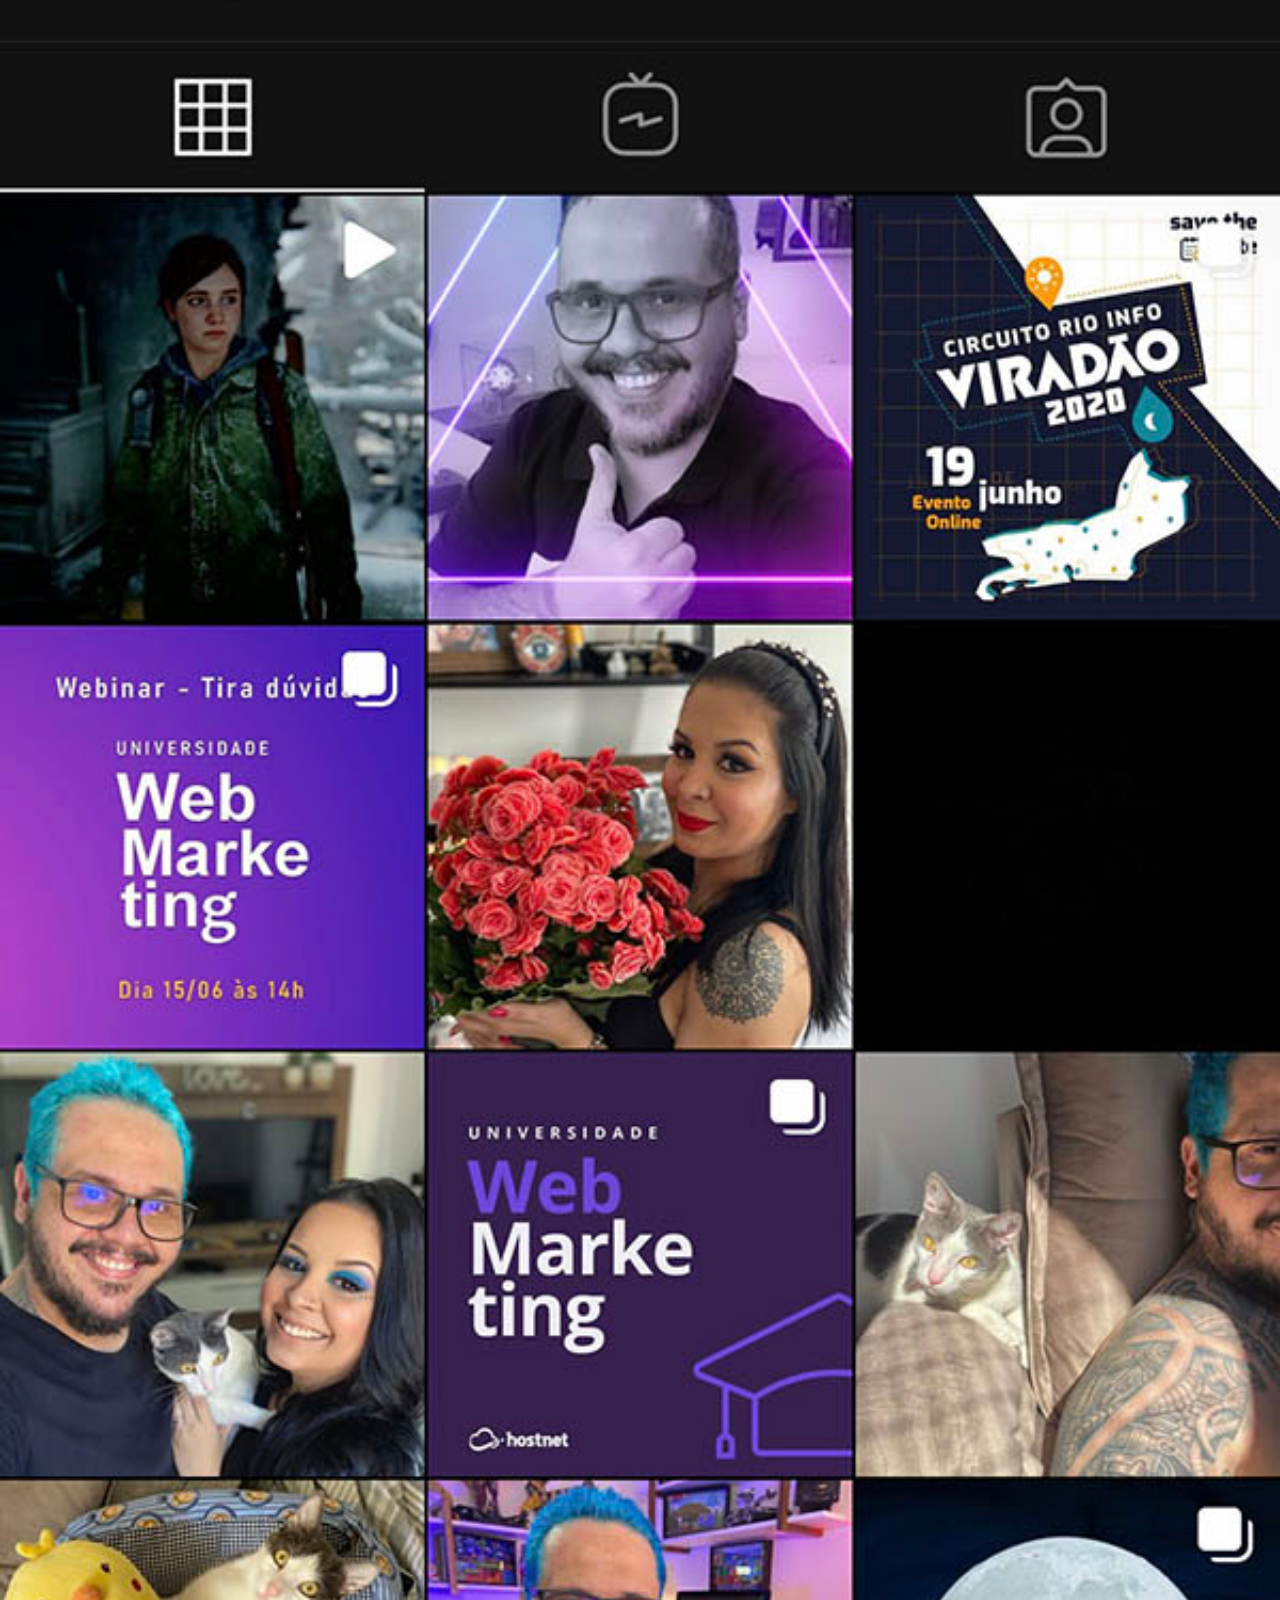
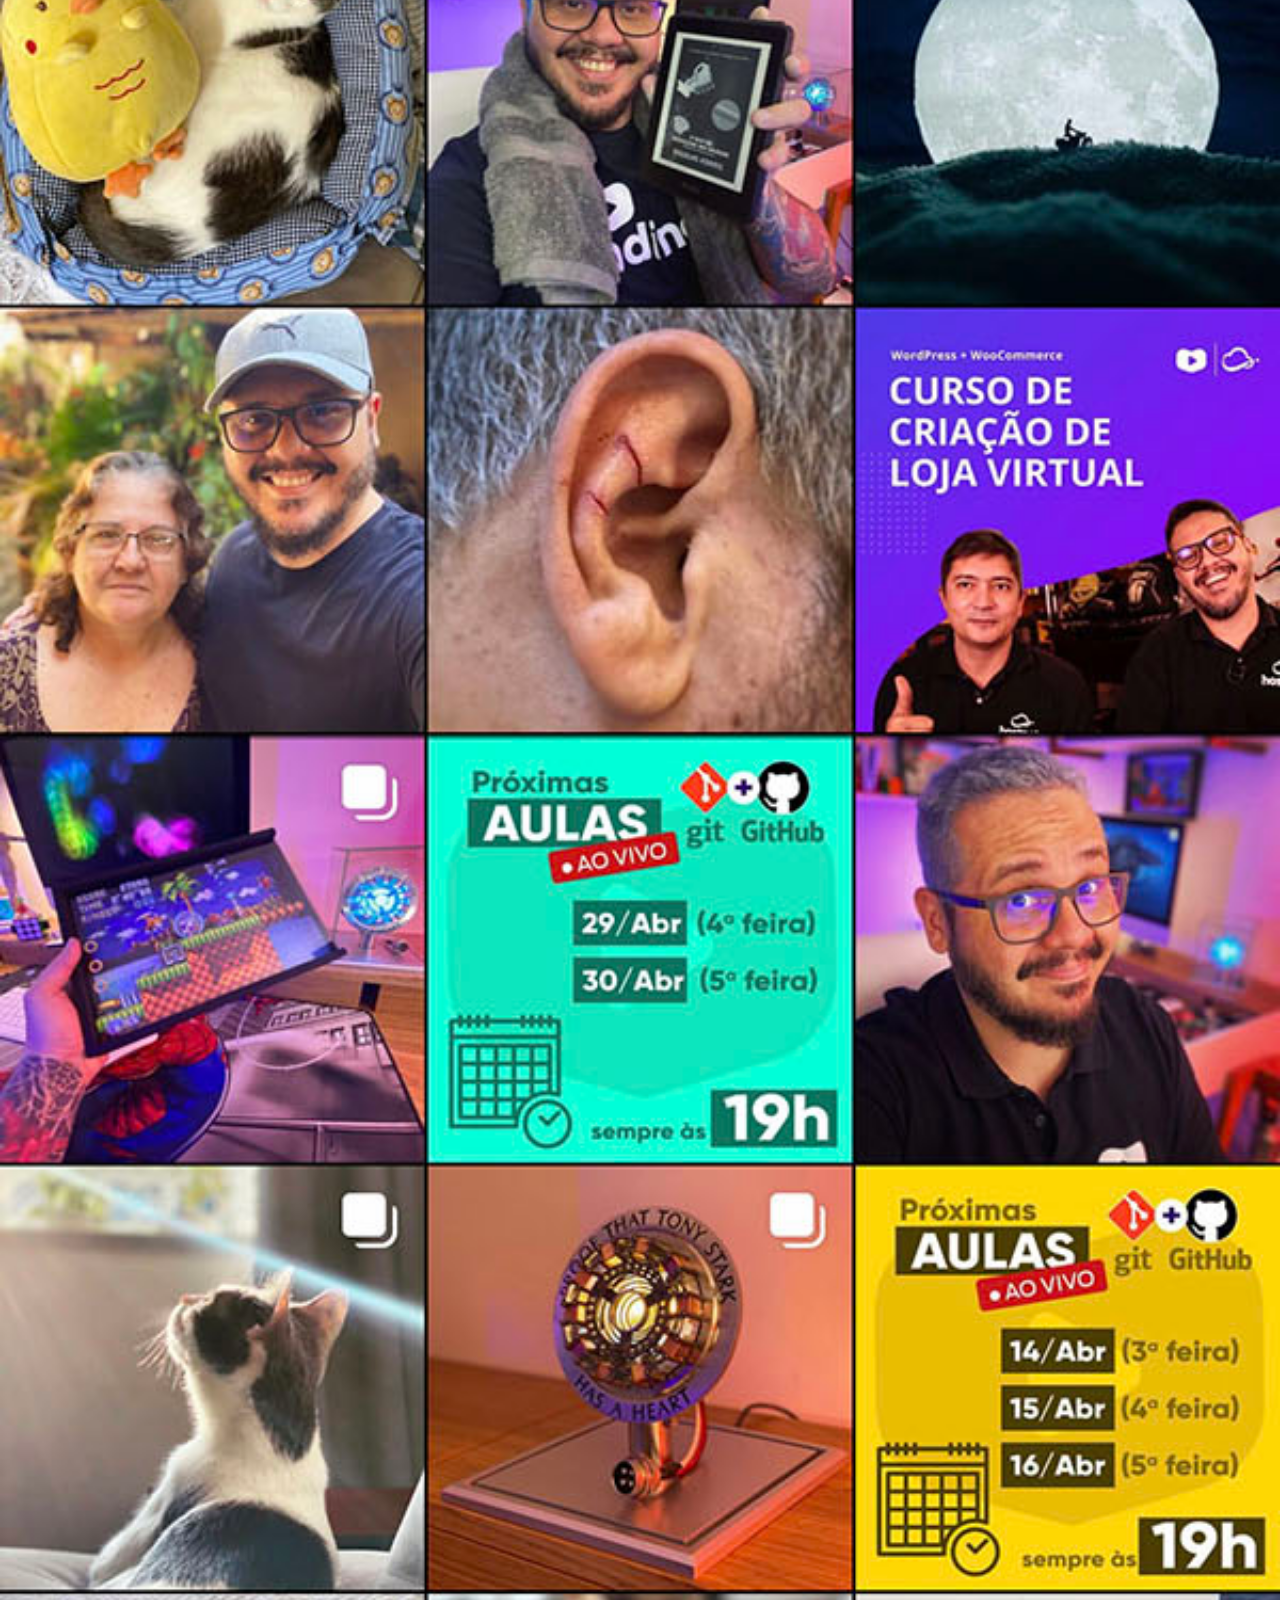
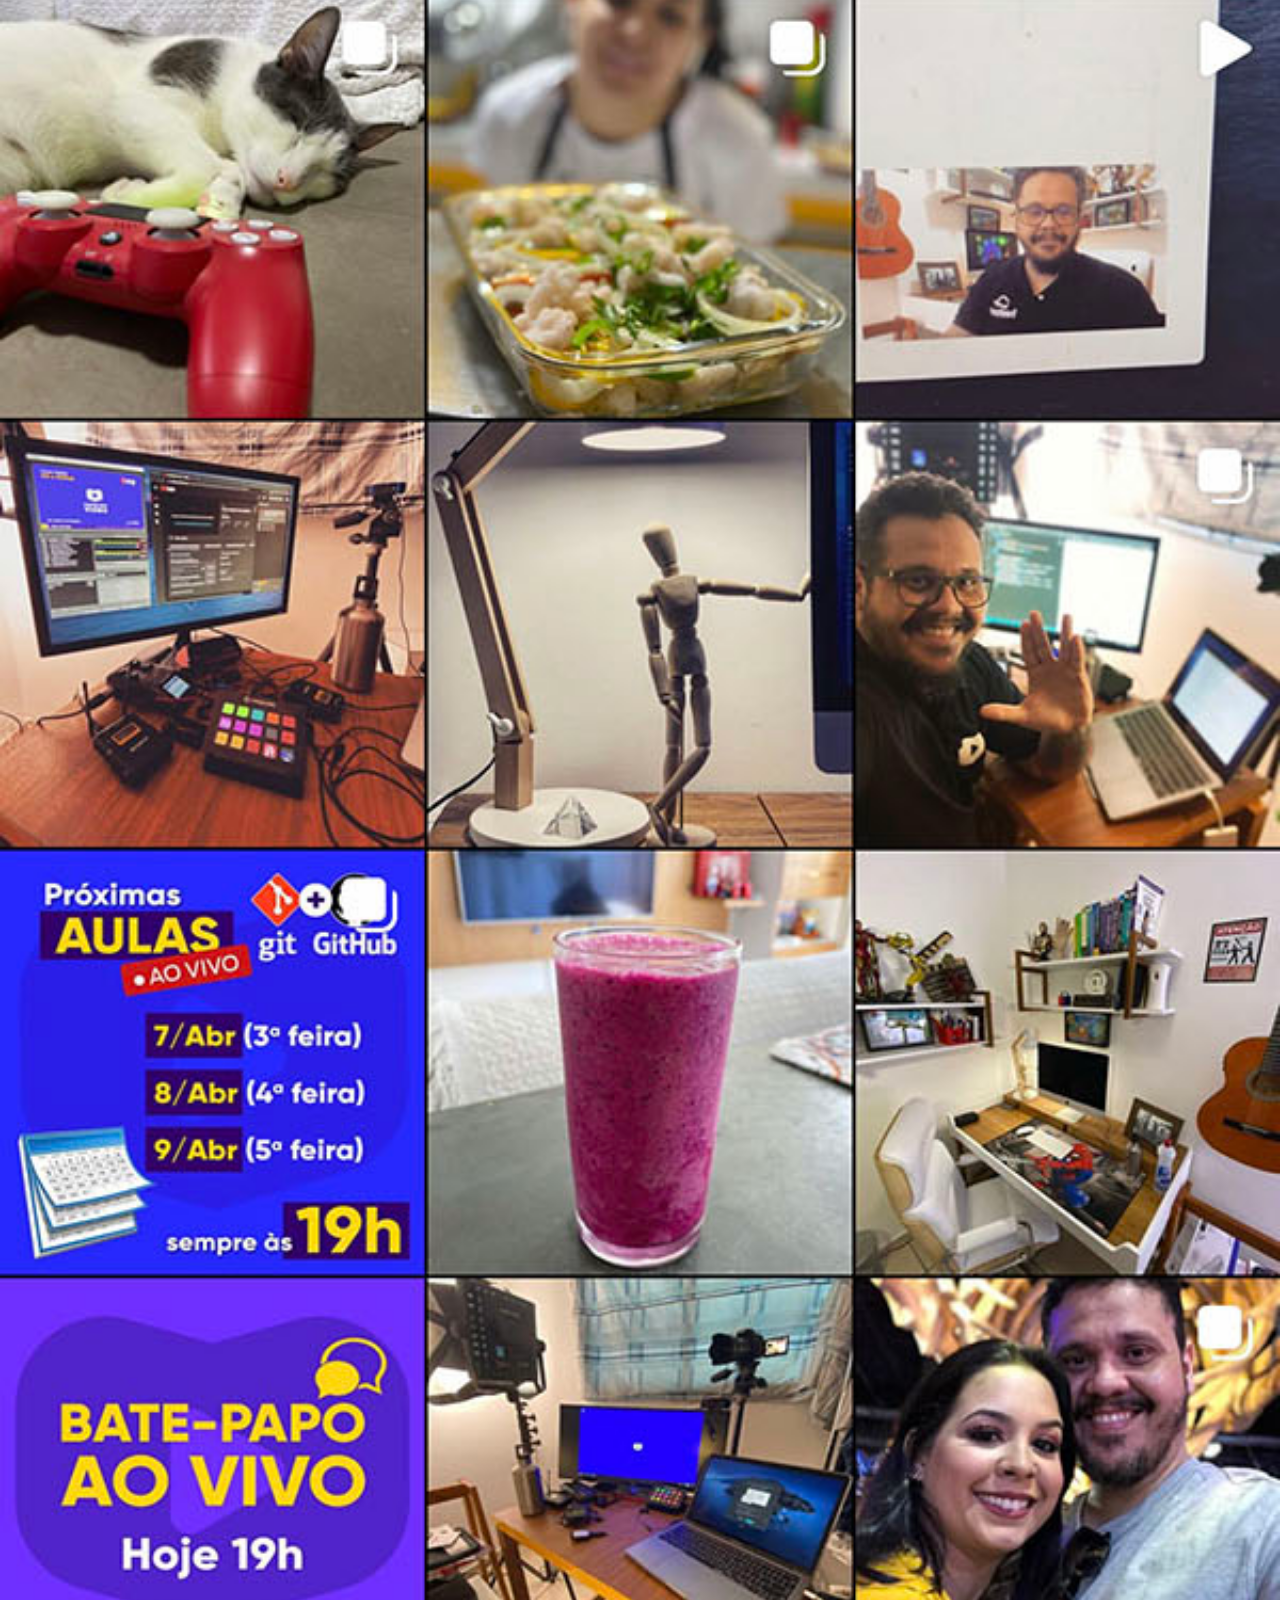
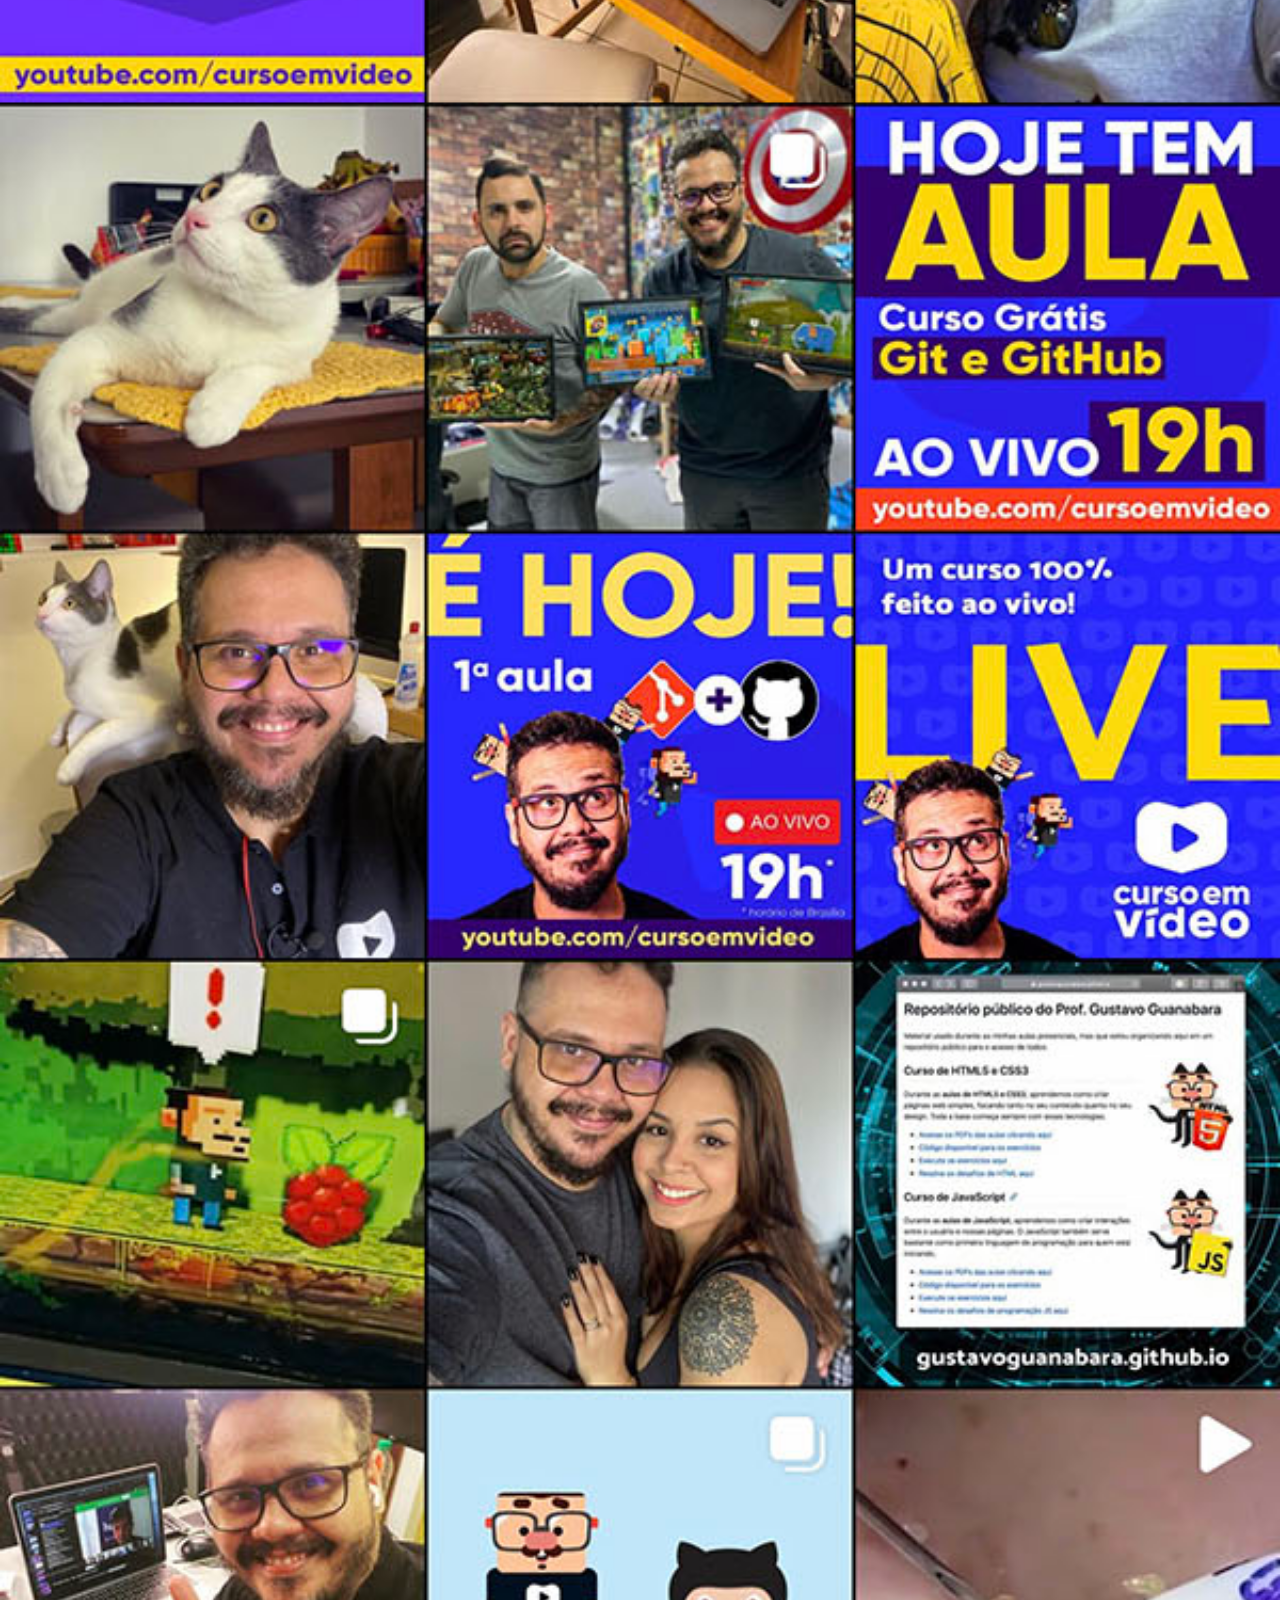
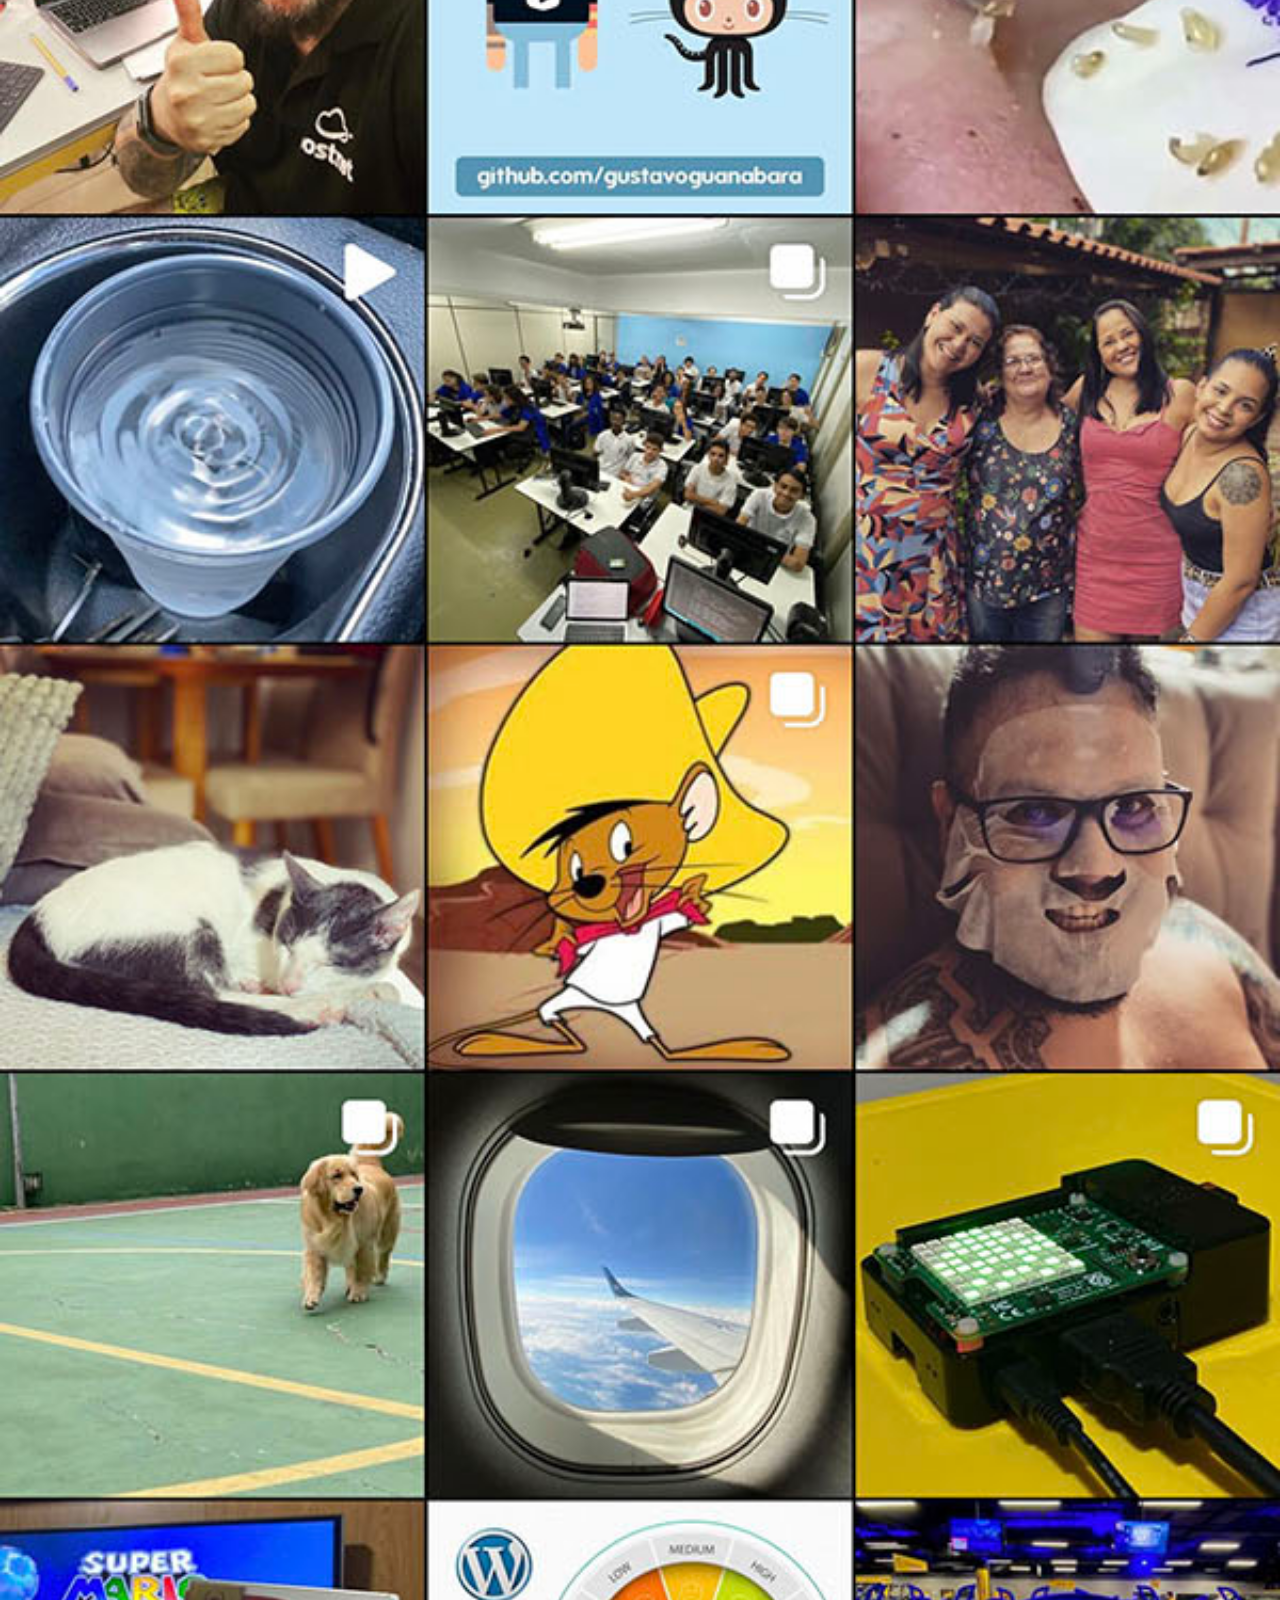
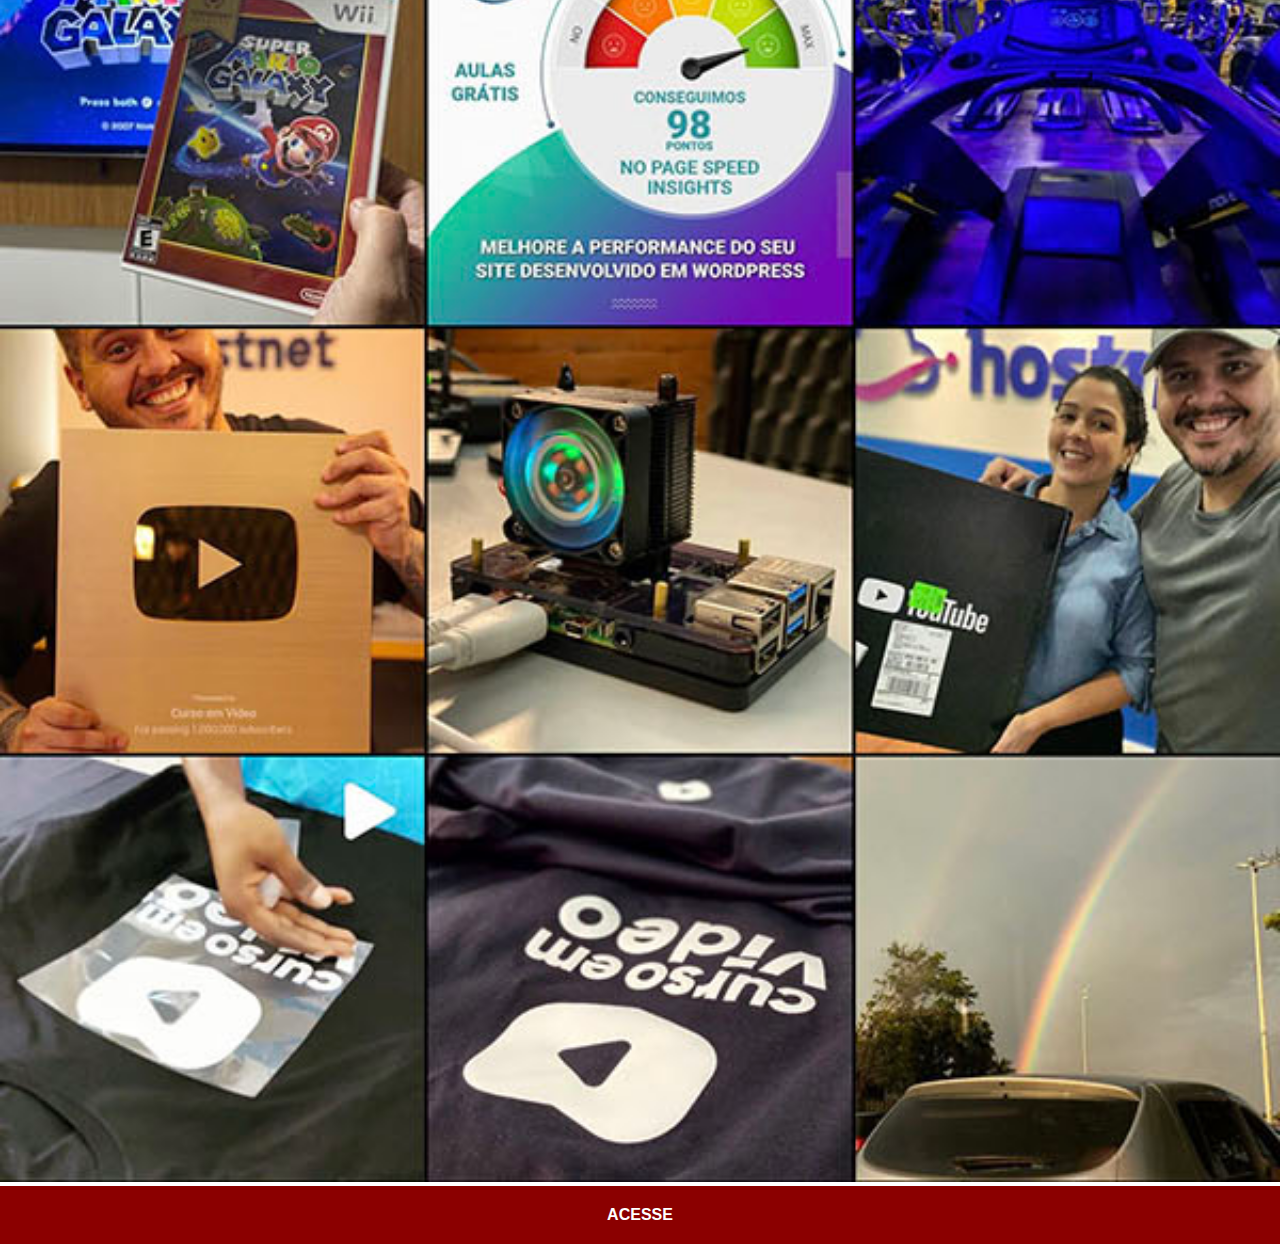
<file: instagram.html>
<!DOCTYPE html>
<html lang="pt-br">
<head>
    <meta charset="UTF-8">
    <meta name="viewport" content="width=device-width, initial-scale=1.0">
    <title>Instagram</title>
    <link rel="stylesheet" href="estilos/social.css">
</head>
<body>
     <img src="imagens/tela-instagram.jpg" alt="Instagram">
    <a href="https://www.instagram.com/gustavoguanabara/" target="_blank">ACESSE</a>
    
</body>
</html>
</file>
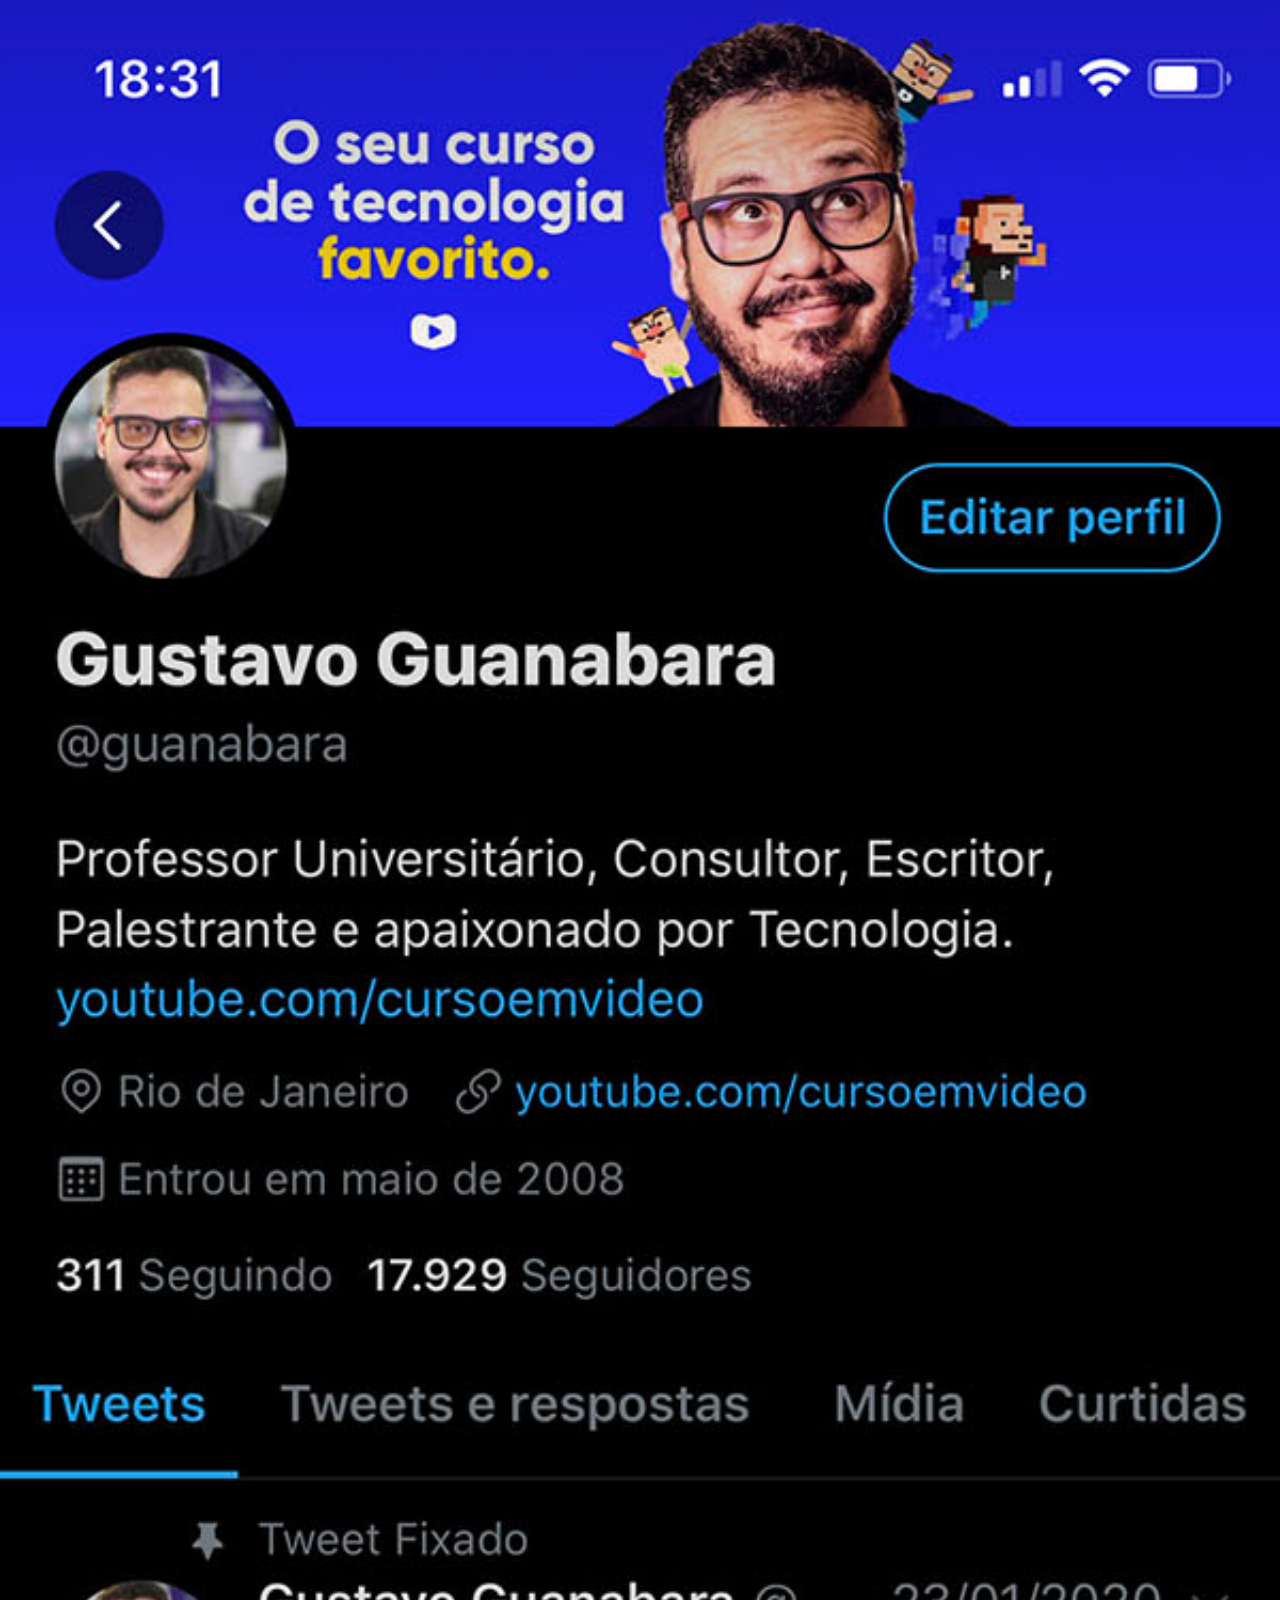
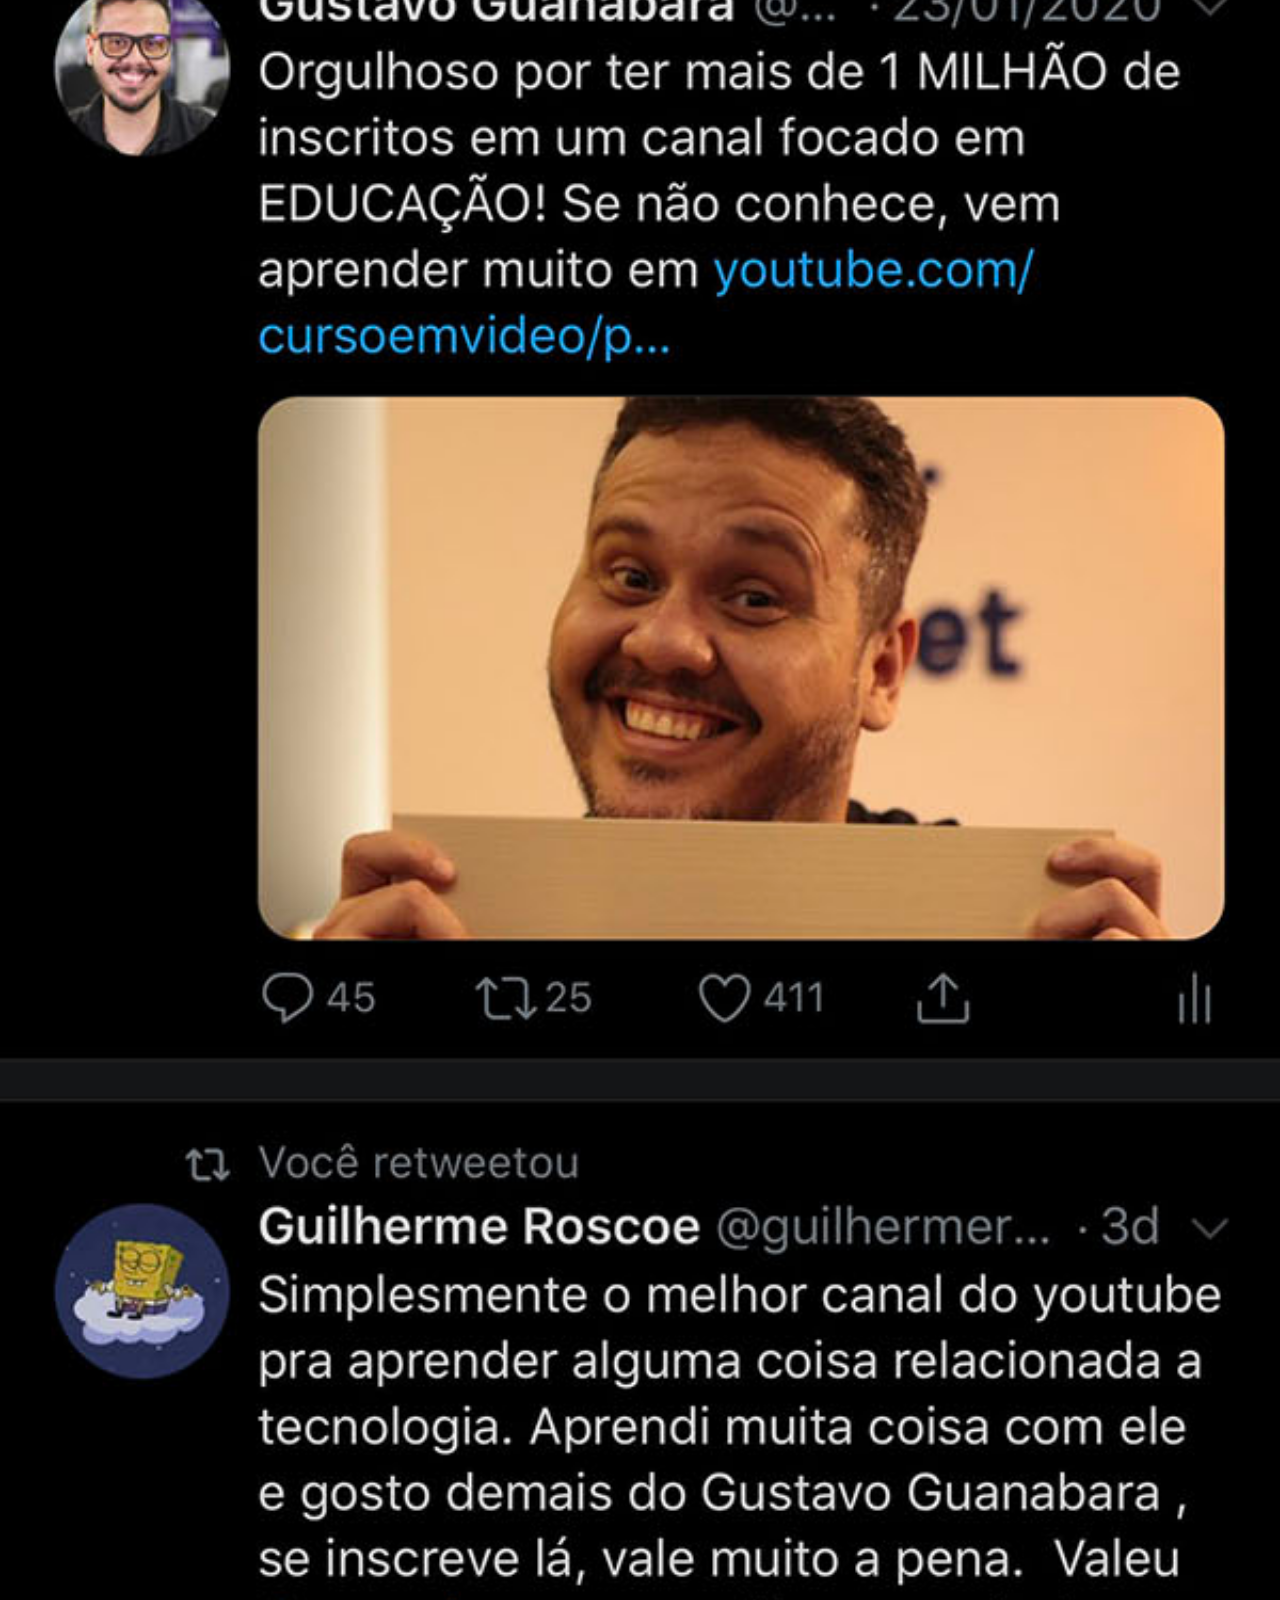
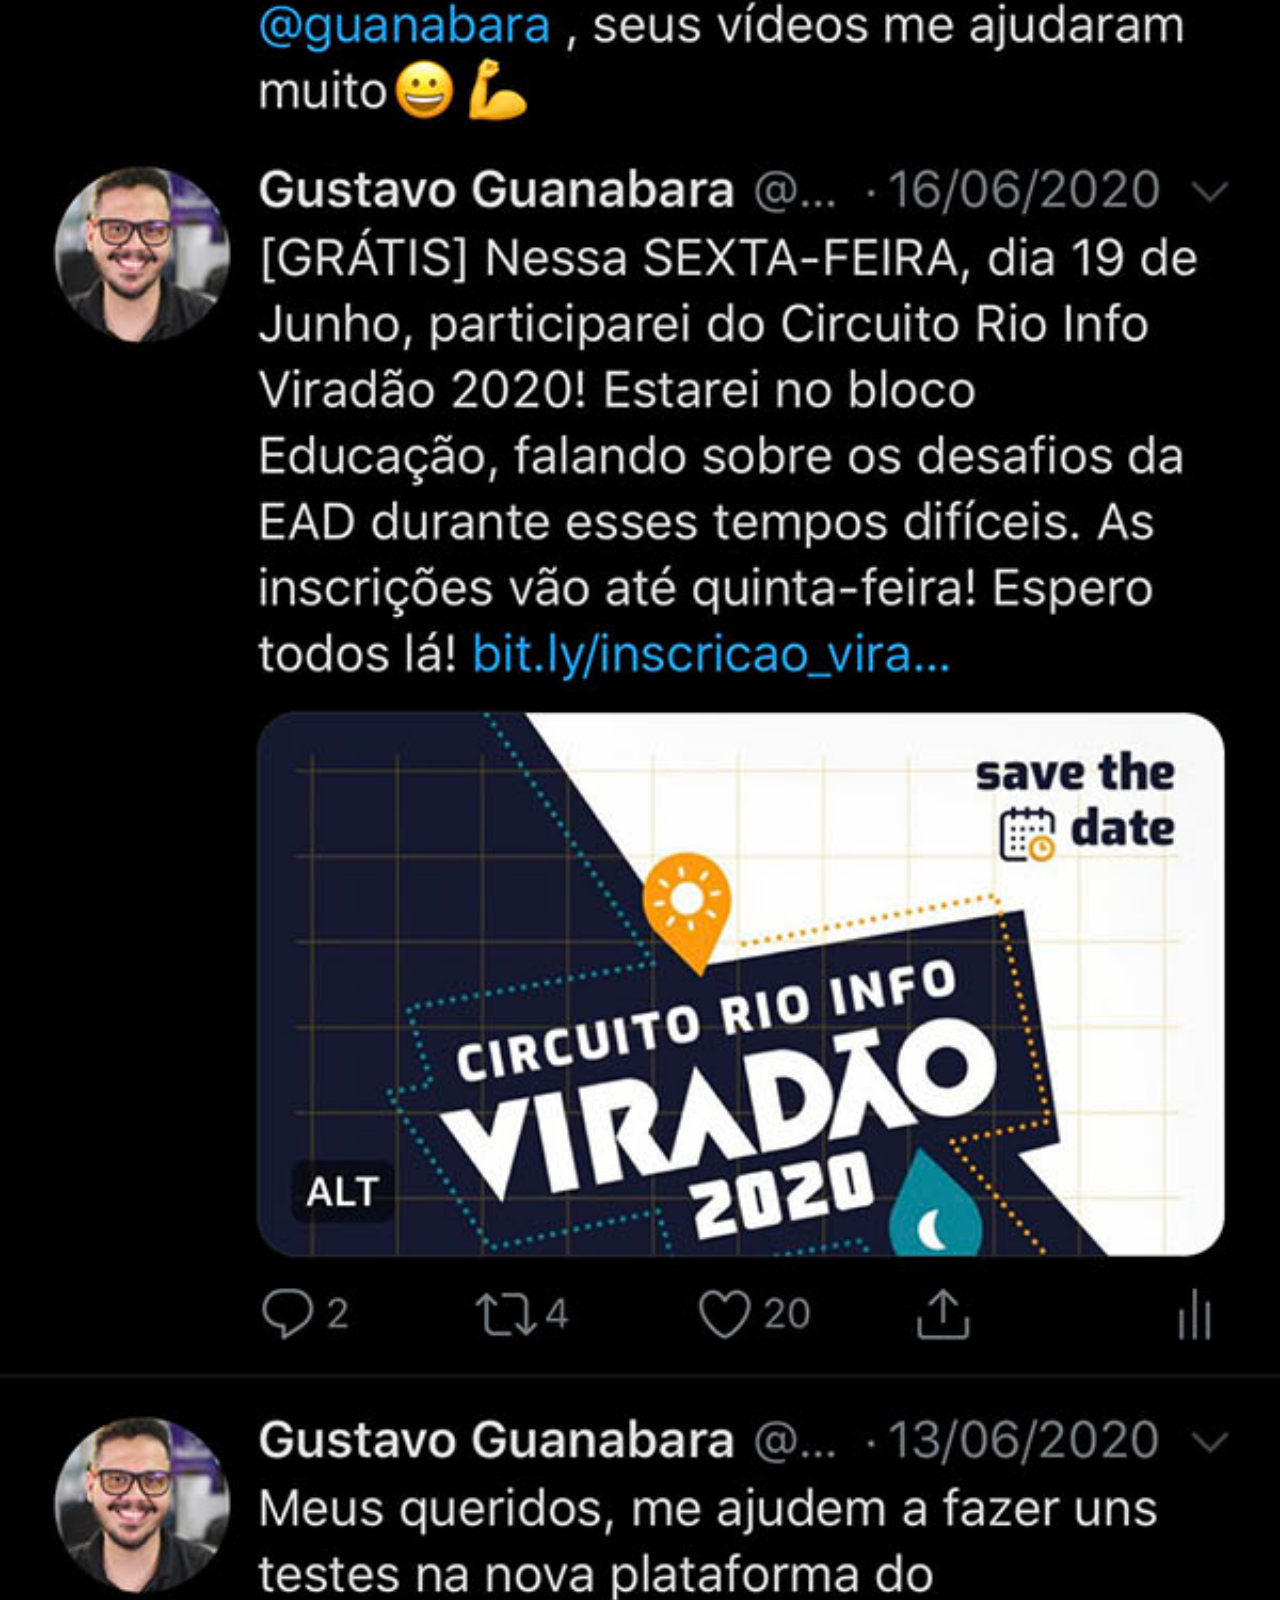
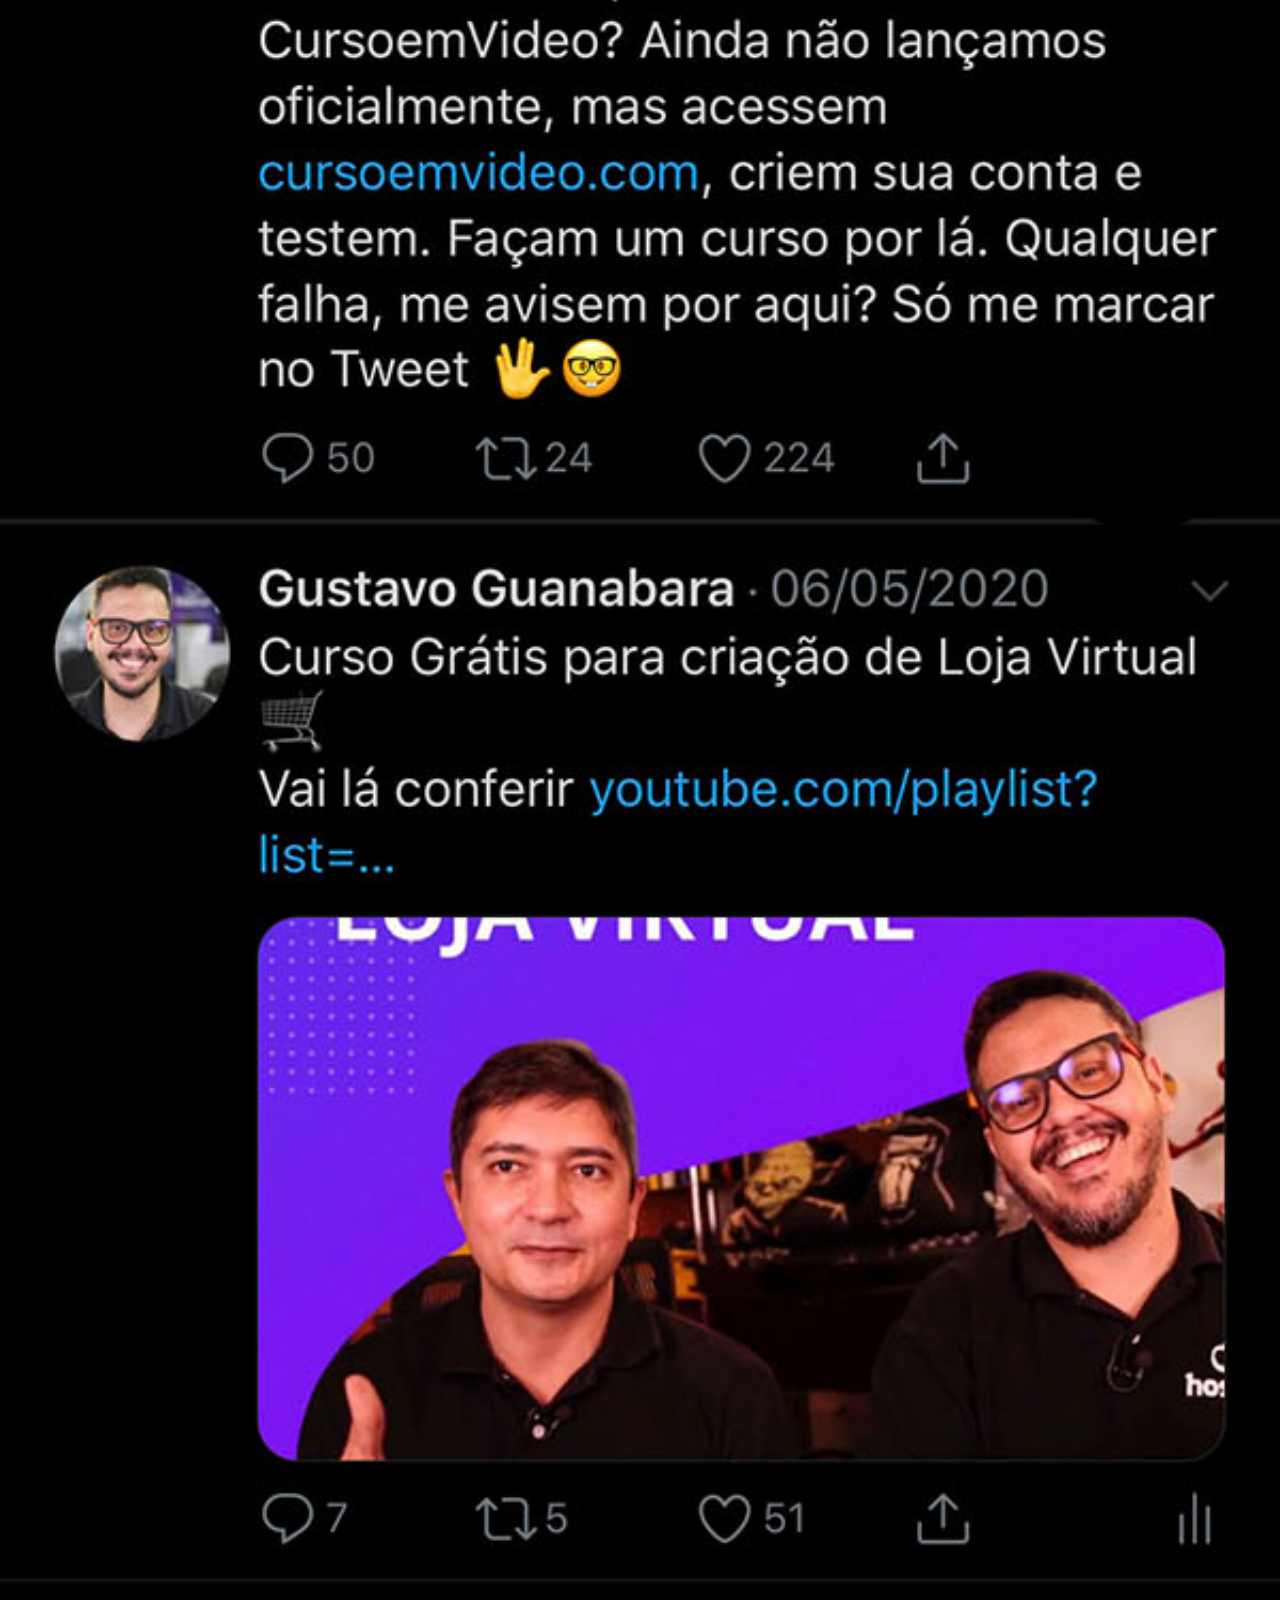
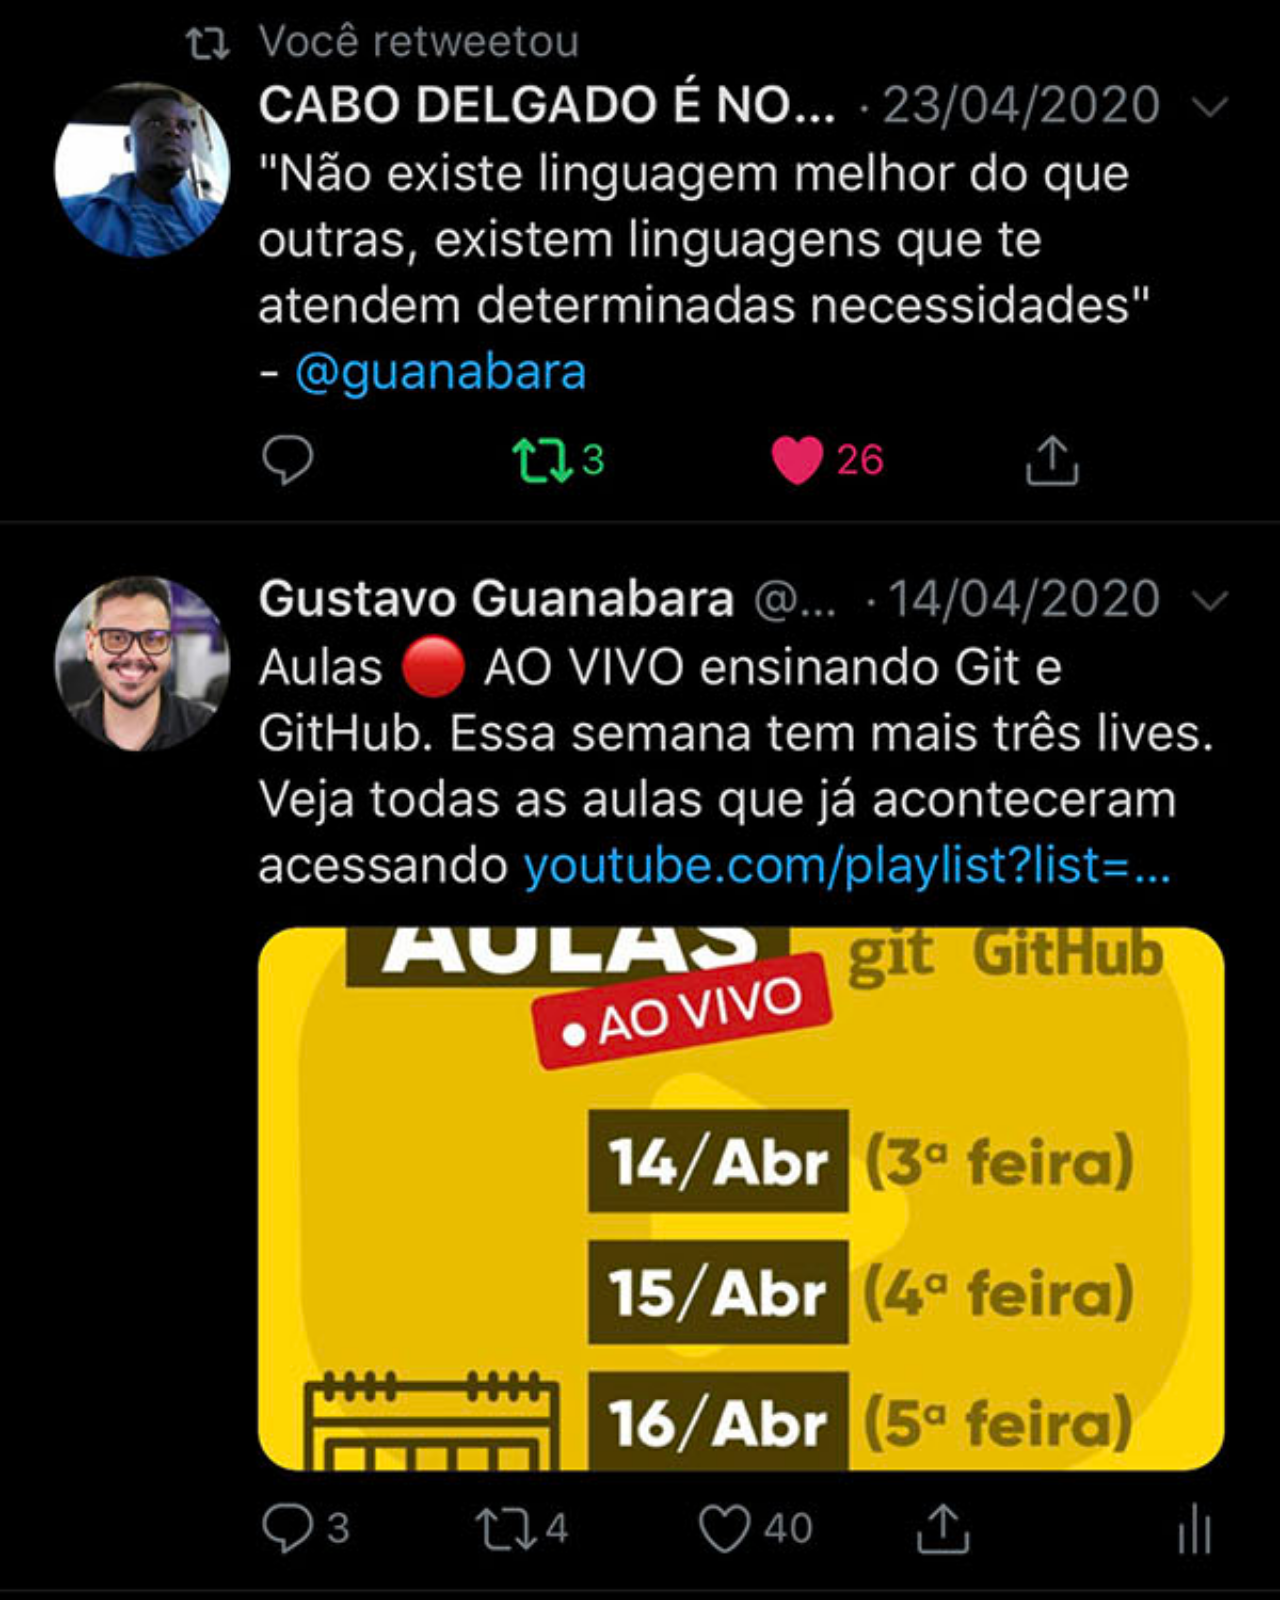
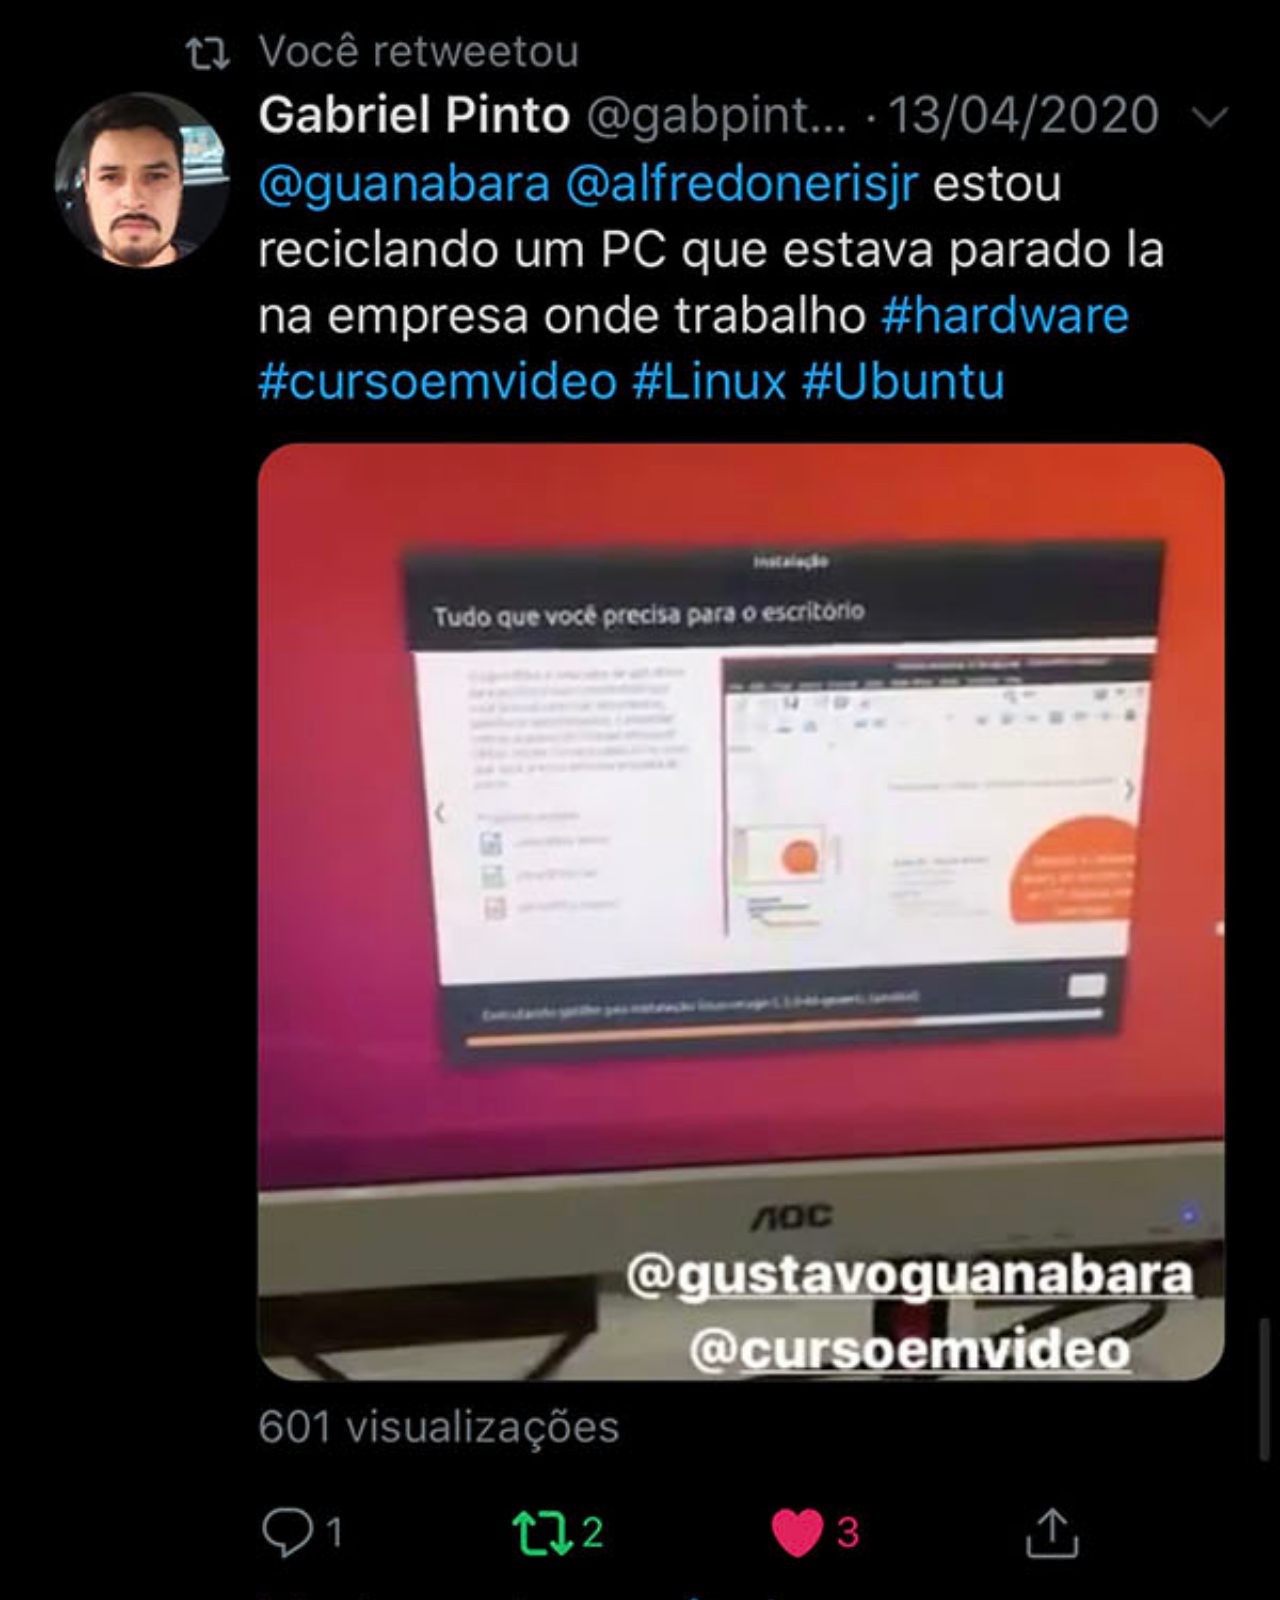
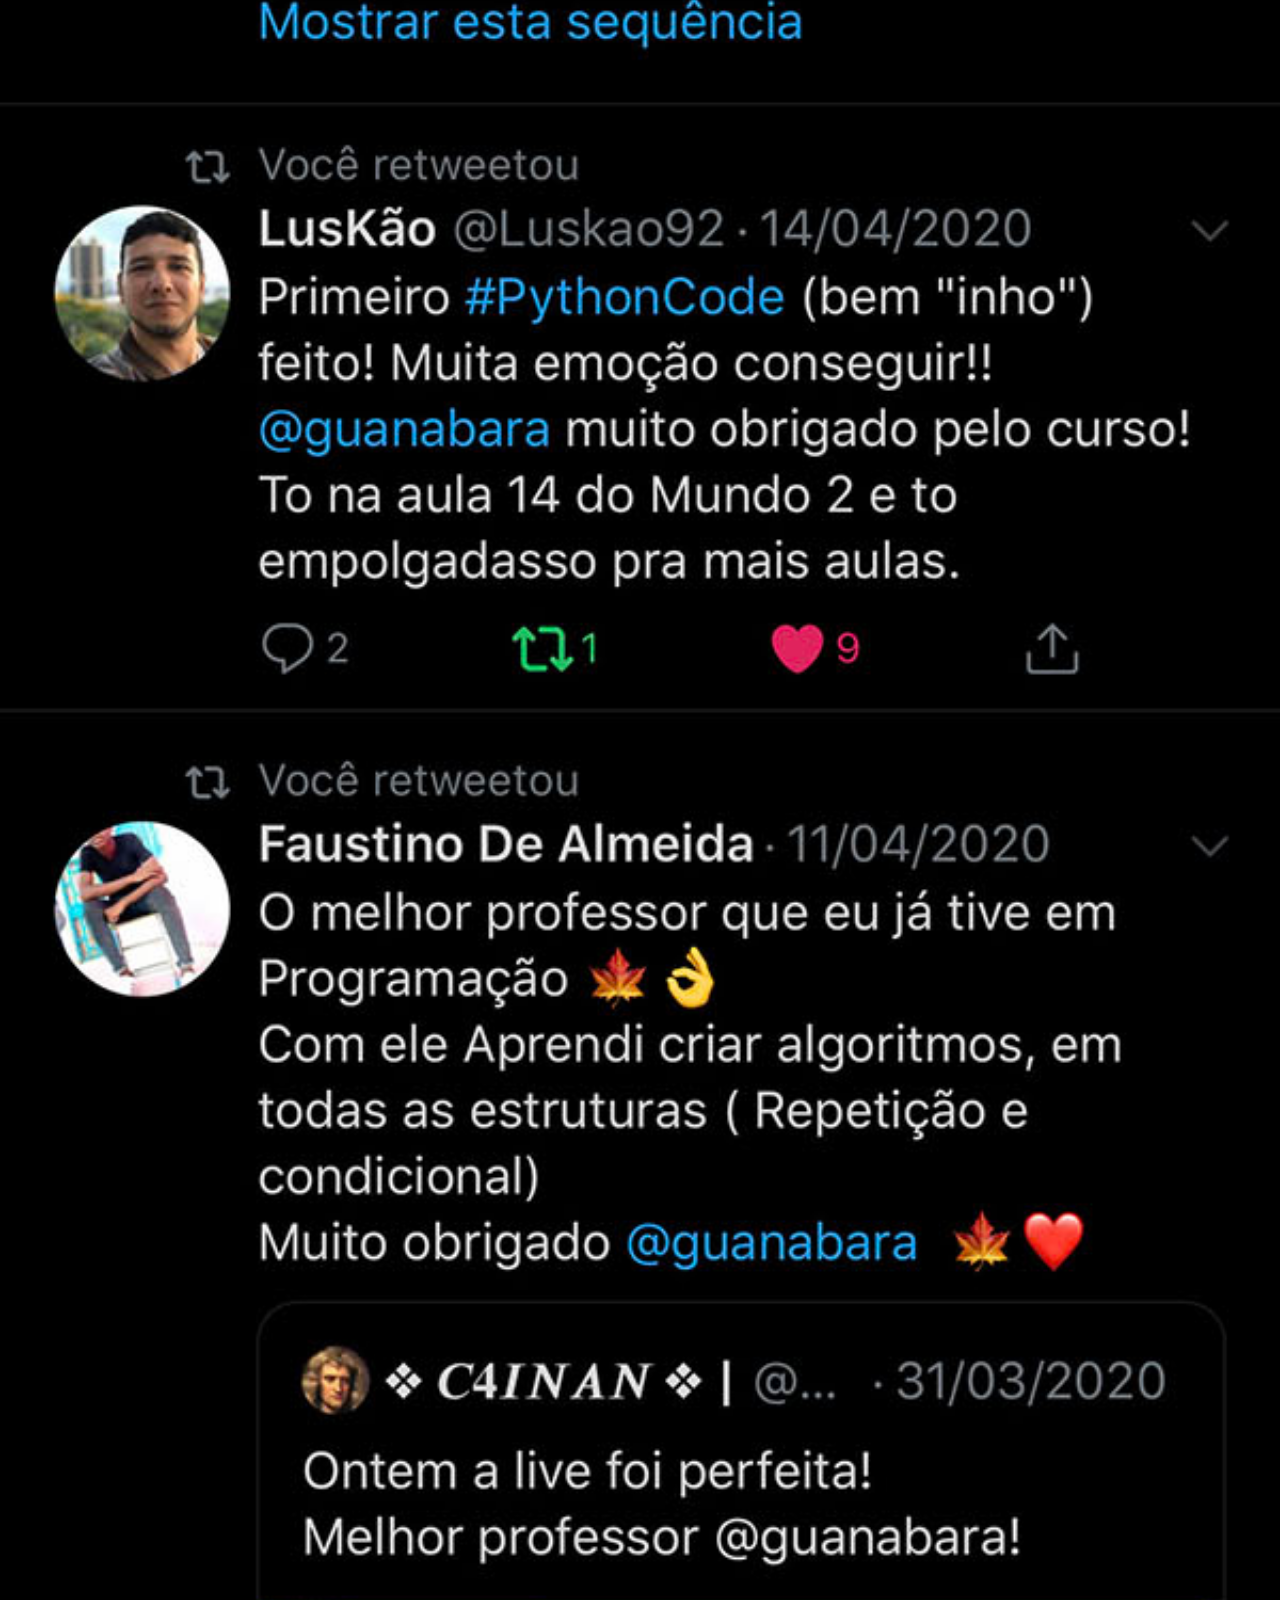
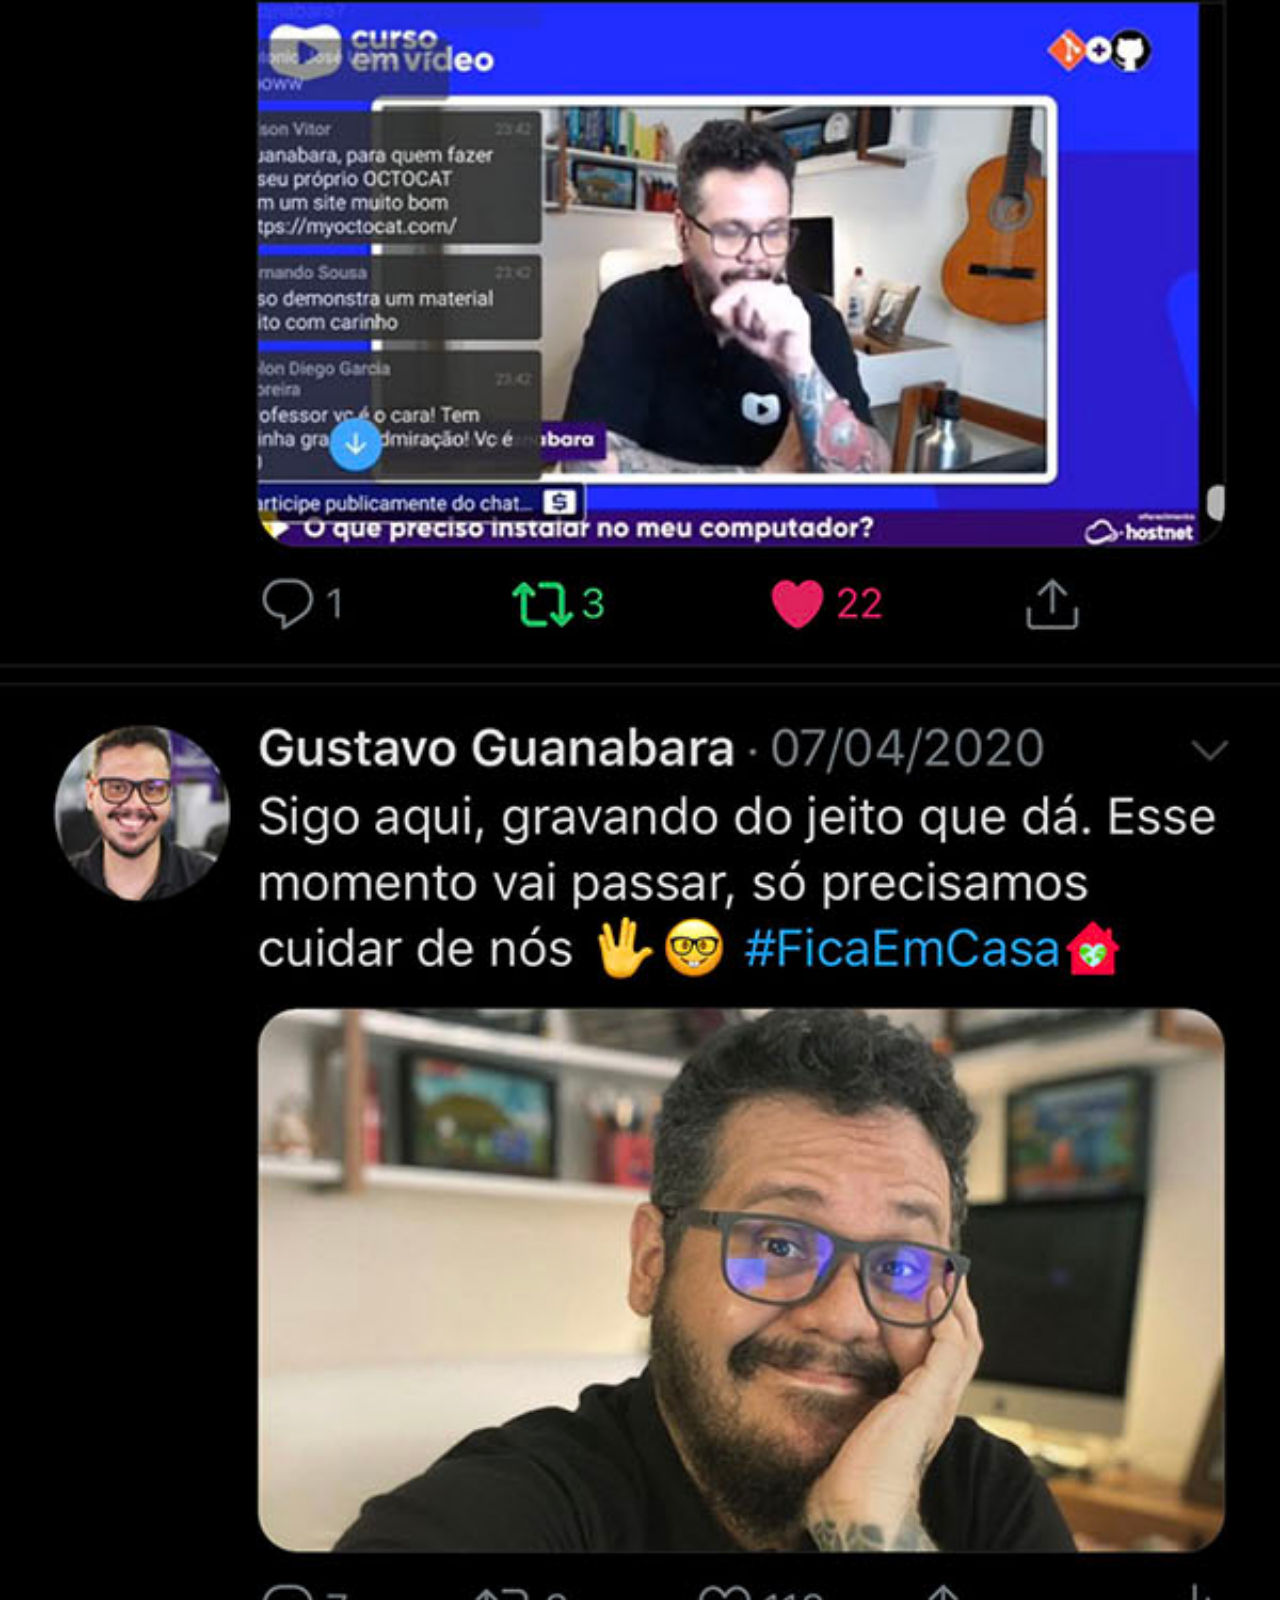
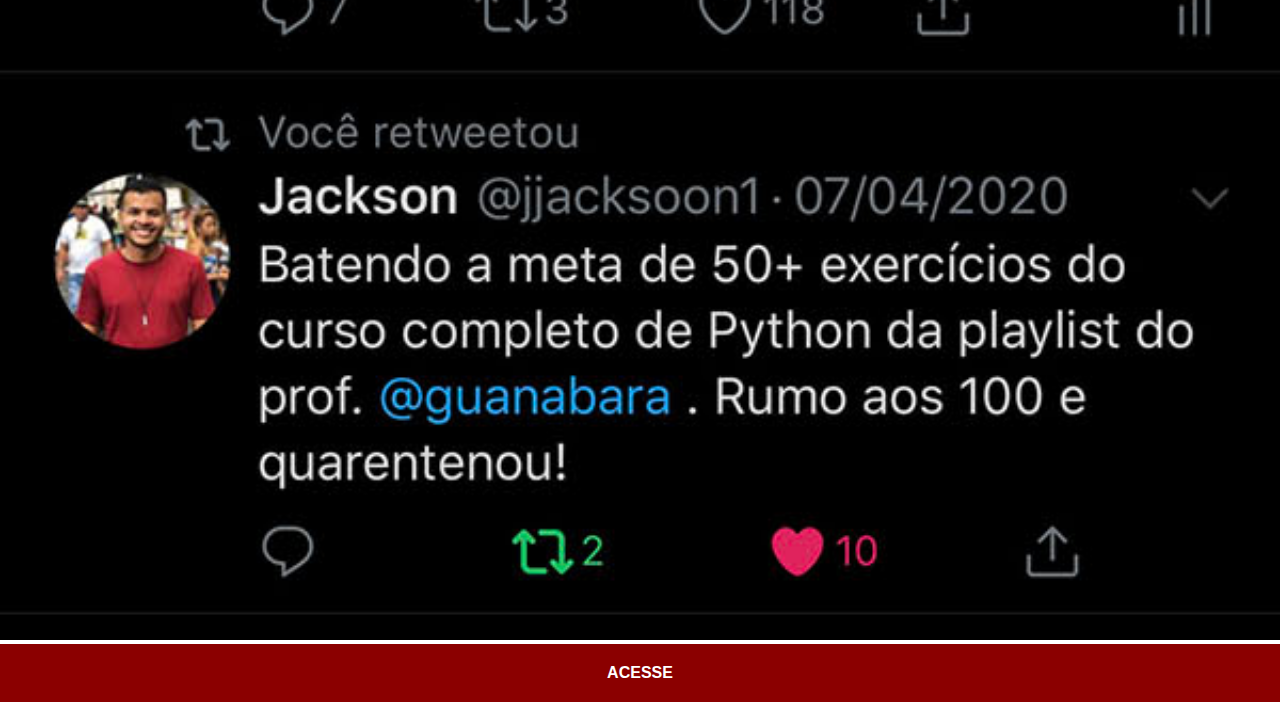
<file: twitter.html>
<!DOCTYPE html>
<html lang="pt-br">
<head>
    <meta charset="UTF-8">
    <meta name="viewport" content="width=device-width, initial-scale=1.0">
    <title>twitter</title>
    <link rel="stylesheet" href="estilos/social.css">
</head>
<body>
     <img src="imagens/tela-twitter.jpg" alt="twitter">
    <a href="https://x.com/guanabara" target="_blank">ACESSE</a>
    
</body>
</html>
</file>
<file: estilos/style.css>
@charset "UTF-8";
</file>
<file: estilos/social.css>
@charset "UTF-8";

  * {
      padding: 0px;
      margin: 0px;
      font-family: Arial, Helvetica, sans-serif;
  }

  ::-webkit-scrollbar {
      width: 0px;
      height: 0px;
  }

  img {
      width: 100vw;
  }


  a {
      color: white;
      text-decoration: none;
      padding: 20px;
      display: block;
      background-color: darkred;
      text-align: center;
      font-weight: bolder;
  }

  a:hover {
      background-color: red;
  }
</file>
